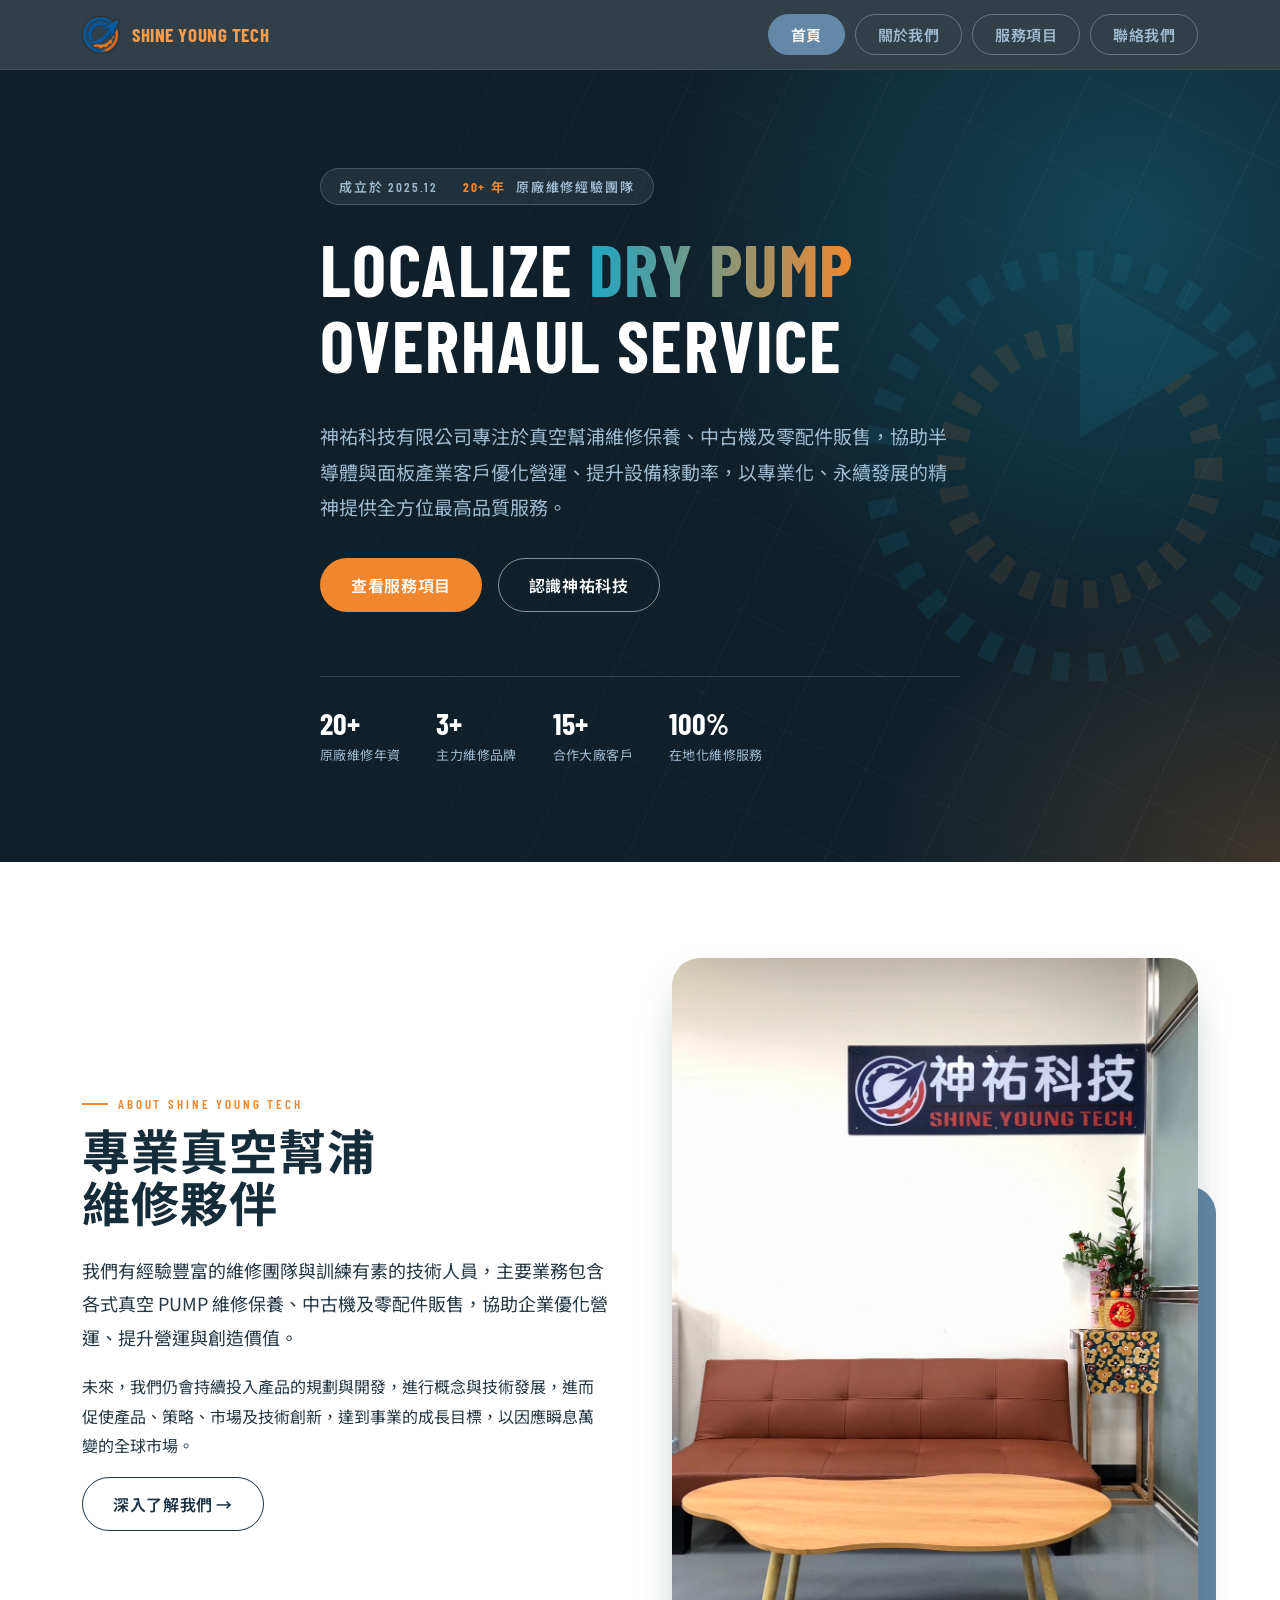
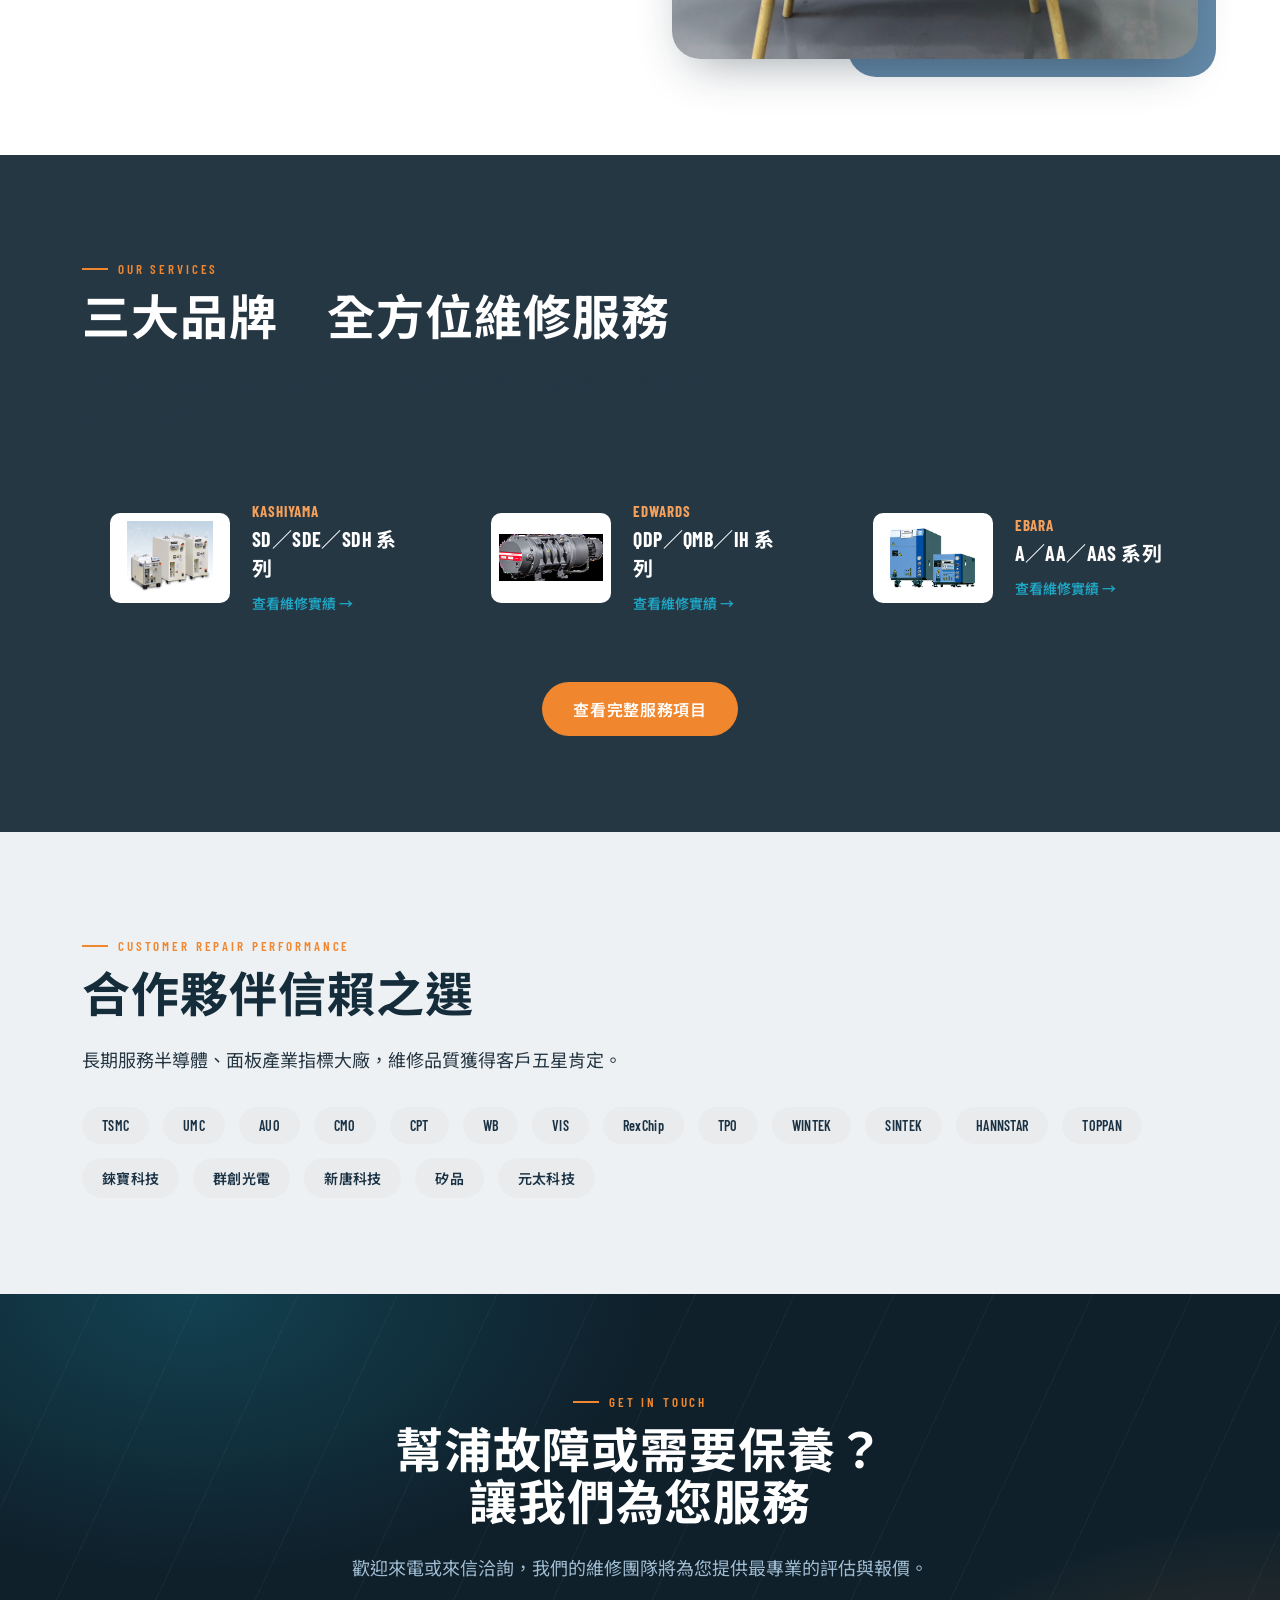
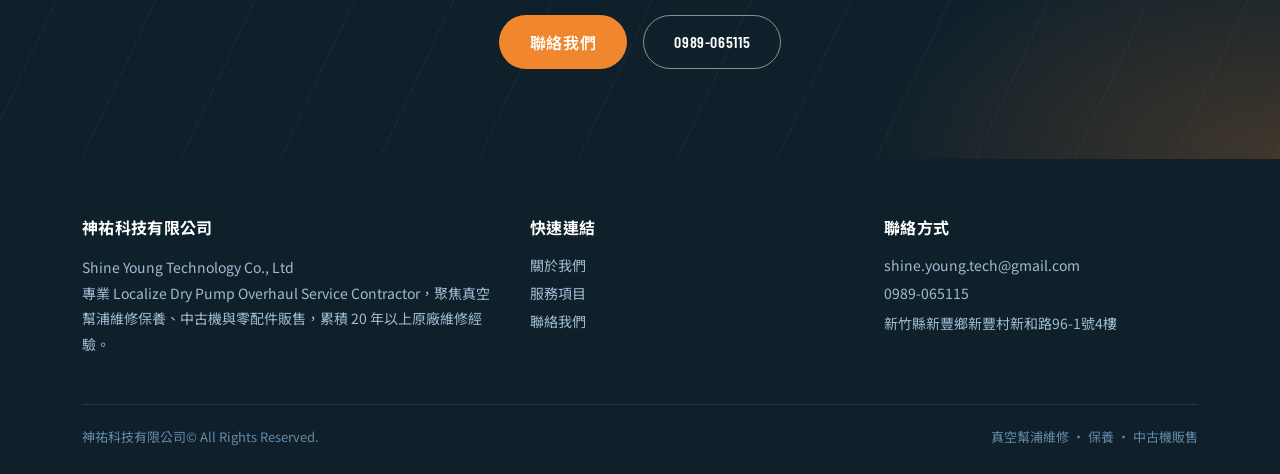
<file: index.html>
<!DOCTYPE html>
<html lang="zh-Hant">
<head>
<meta charset="UTF-8" />
<meta name="viewport" content="width=device-width, initial-scale=1.0" />
<title>神祐科技有限公司｜神祐科技有限公司 SHINE YOUNG TECH</title>
<meta name="description" content="神祐科技有限公司 SHINE YOUNG TECH — 專業真空幫浦（Kashiyama、Edwards、EBARA）維修保養、中古機與零配件販售。" />
<link rel="icon" href="images/newlogo.png" />
<link rel="stylesheet" href="styles.css" />
</head>
<body>
  <header class="nav">
    <div class="nav-inner">
      <a href="index.html" class="brand">
        <img src="images/newlogo.png" alt="神祐科技有限公司 Logo" />
        <span class="brand-text">SHINE YOUNG <span>TECH</span></span>
      </a>
      <nav class="nav-links">
        <a href="index.html" class="active">首頁</a>
        <a href="about.html" class="">關於我們</a>
        <a href="service.html" class="">服務項目</a>
        <a href="contact.html" class="">聯絡我們</a>
      </nav>
      <button class="nav-toggle" aria-label="開啟選單">
        <span></span><span></span><span></span>
      </button>
    </div>
  </header>


  <section class="hero">
    <svg class="hero-gear" viewBox="0 0 200 200" fill="none" xmlns="http://www.w3.org/2000/svg" aria-hidden="true">
      <circle cx="100" cy="100" r="72" stroke="#1FA6C4" stroke-width="10" stroke-dasharray="6 7"/>
      <circle cx="100" cy="100" r="46" stroke="#F0872E" stroke-width="10" stroke-dasharray="5 6"/>
      <path d="M100 30 L150 60 L100 90 Z" fill="#1FA6C4"/>
    </svg>
    <div class="container hero-inner">
      <div class="hero-badge">成立於 2025.12　<b>20+ 年</b>原廠維修經驗團隊</div>
      <h1>Localize <em>Dry Pump</em><br>Overhaul Service</h1>
      <p class="lede">神祐科技有限公司專注於真空幫浦維修保養、中古機及零配件販售，協助半導體與面板產業客戶優化營運、提升設備稼動率，以專業化、永續發展的精神提供全方位最高品質服務。</p>
      <div class="hero-actions">
        <a href="service.html" class="btn btn-primary">查看服務項目</a>
        <a href="about.html" class="btn btn-outline">認識神祐科技</a>
      </div>
      <div class="hero-meta">
        <div><b>20+</b><span>原廠維修年資</span></div>
        <div><b>3+</b><span>主力維修品牌</span></div>
        <div><b>15+</b><span>合作大廠客戶</span></div>
        <div><b>100%</b><span>在地化維修服務</span></div>
      </div>
    </div>
  </section>

  <section class="section-pad">
    <div class="container">
      <div class="split">
        <div>
          <div class="eyebrow">About Shine Young Tech</div>
          <h2 class="display">專業真空幫浦<br>維修夥伴</h2>
          <p class="lede">我們有經驗豐富的維修團隊與訓練有素的技術人員，主要業務包含各式真空 PUMP 維修保養、中古機及零配件販售，協助企業優化營運、提升營運與創造價值。</p>
          <p>未來，我們仍會持續投入產品的規劃與開發，進行概念與技術發展，進而促使產品、策略、市場及技術創新，達到事業的成長目標，以因應瞬息萬變的全球市場。</p>
          <a href="about.html" class="btn btn-ghost">深入了解我們 →</a>
        </div>
        <div class="photo-frame right">
          <img src="images/IMG_3310.JPG" alt="神祐科技維修工廠實景" />
        </div>
      </div>
    </div>
  </section>

  <section class="section-pad panel">
    <div class="container">
      <div class="eyebrow">Our Services</div>
      <h2 class="display">三大品牌　全方位維修服務</h2>
      <p class="lede">涵蓋 Kashiyama、Edwards、EBARA 各式型號真空幫浦維修保養，並提供中古機與零配件販售。</p>
      <div class="grid grid-3" style="margin-top:40px;">
        <div class="svc-card">
          <img src="images/svc-kashiyama.png" alt="Kashiyama 真空幫浦" />
          <div class="svc-body">
            <div class="svc-brand">KASHIYAMA</div>
            <h3>SD／SDE／SDH 系列</h3>
            <a href="kashiyama.html">查看維修實績 →</a>
          </div>
        </div>
        <div class="svc-card">
          <img src="images/svc-edwards.png" alt="Edwards 真空幫浦" />
          <div class="svc-body">
            <div class="svc-brand">EDWARDS</div>
            <h3>QDP／QMB／IH 系列</h3>
            <a href="edwards.html">查看維修實績 →</a>
          </div>
        </div>
        <div class="svc-card">
          <img src="images/svc-ebara.png" alt="EBARA 真空幫浦" />
          <div class="svc-body">
            <div class="svc-brand">EBARA</div>
            <h3>A／AA／AAS 系列</h3>
            <a href="ebara.html">查看維修實績 →</a>
          </div>
        </div>
      </div>
      <div class="center" style="margin-top:40px;">
        <a href="service.html" class="btn btn-primary">查看完整服務項目</a>
      </div>
    </div>
  </section>

  <section class="section-pad mist">
    <div class="container">
      <div class="eyebrow">Customer Repair Performance</div>
      <h2 class="display">合作夥伴信賴之選</h2>
      <p class="lede">長期服務半導體、面板產業指標大廠，維修品質獲得客戶五星肯定。</p>
      <div class="brand-wall" style="margin-top:30px;">
        <span class="brand-chip">TSMC</span><span class="brand-chip">UMC</span>
        <span class="brand-chip">AUO</span><span class="brand-chip">CMO</span>
        <span class="brand-chip">CPT</span><span class="brand-chip">WB</span>
        <span class="brand-chip">VIS</span><span class="brand-chip">RexChip</span>
        <span class="brand-chip">TPO</span><span class="brand-chip">WINTEK</span>
        <span class="brand-chip">SINTEK</span><span class="brand-chip">HANNSTAR</span>
        <span class="brand-chip">TOPPAN</span><span class="brand-chip">錸寶科技</span>
        <span class="brand-chip">群創光電</span><span class="brand-chip">新唐科技</span>
        <span class="brand-chip">矽品</span><span class="brand-chip">元太科技</span>
      </div>
    </div>
  </section>

  <section class="cta-band">
    <div class="container">
      <div class="eyebrow" style="justify-content:center;">Get In Touch</div>
      <h2 class="display">幫浦故障或需要保養？<br>讓我們為您服務</h2>
      <p class="lede">歡迎來電或來信洽詢，我們的維修團隊將為您提供最專業的評估與報價。</p>
      <div class="cta-actions">
        <a href="contact.html" class="btn btn-primary">聯絡我們</a>
        <a href="tel:0989065115" class="btn btn-outline">0989-065115</a>
      </div>
    </div>
  </section>

  <footer class="site-footer">
    <div class="container">
      <div class="footer-grid">
        <div>
          <h4>神祐科技有限公司</h4>
          <p>Shine Young Technology Co., Ltd<br>專業 Localize Dry Pump Overhaul Service Contractor，聚焦真空幫浦維修保養、中古機與零配件販售，累積 20 年以上原廠維修經驗。</p>
        </div>
        <div>
          <h4>快速連結</h4>
          <a href="about.html">關於我們</a>
          <a href="service.html">服務項目</a>
          <a href="contact.html">聯絡我們</a>
        </div>
        <div>
          <h4>聯絡方式</h4>
          <a href="mailto:shine.young.tech@gmail.com">shine.young.tech@gmail.com</a>
          <a href="tel:0989065115">0989-065115</a>
          <p>新竹縣新豐鄉新豐村新和路96-1號4樓</p>
        </div>
      </div>
      <div class="footer-bottom">
        <span>神祐科技有限公司© All Rights Reserved.</span>
        <span>真空幫浦維修 · 保養 · 中古機販售</span>
      </div>
    </div>
  </footer>

<script src="nav.js"></script>
</body>
</html>
</file>
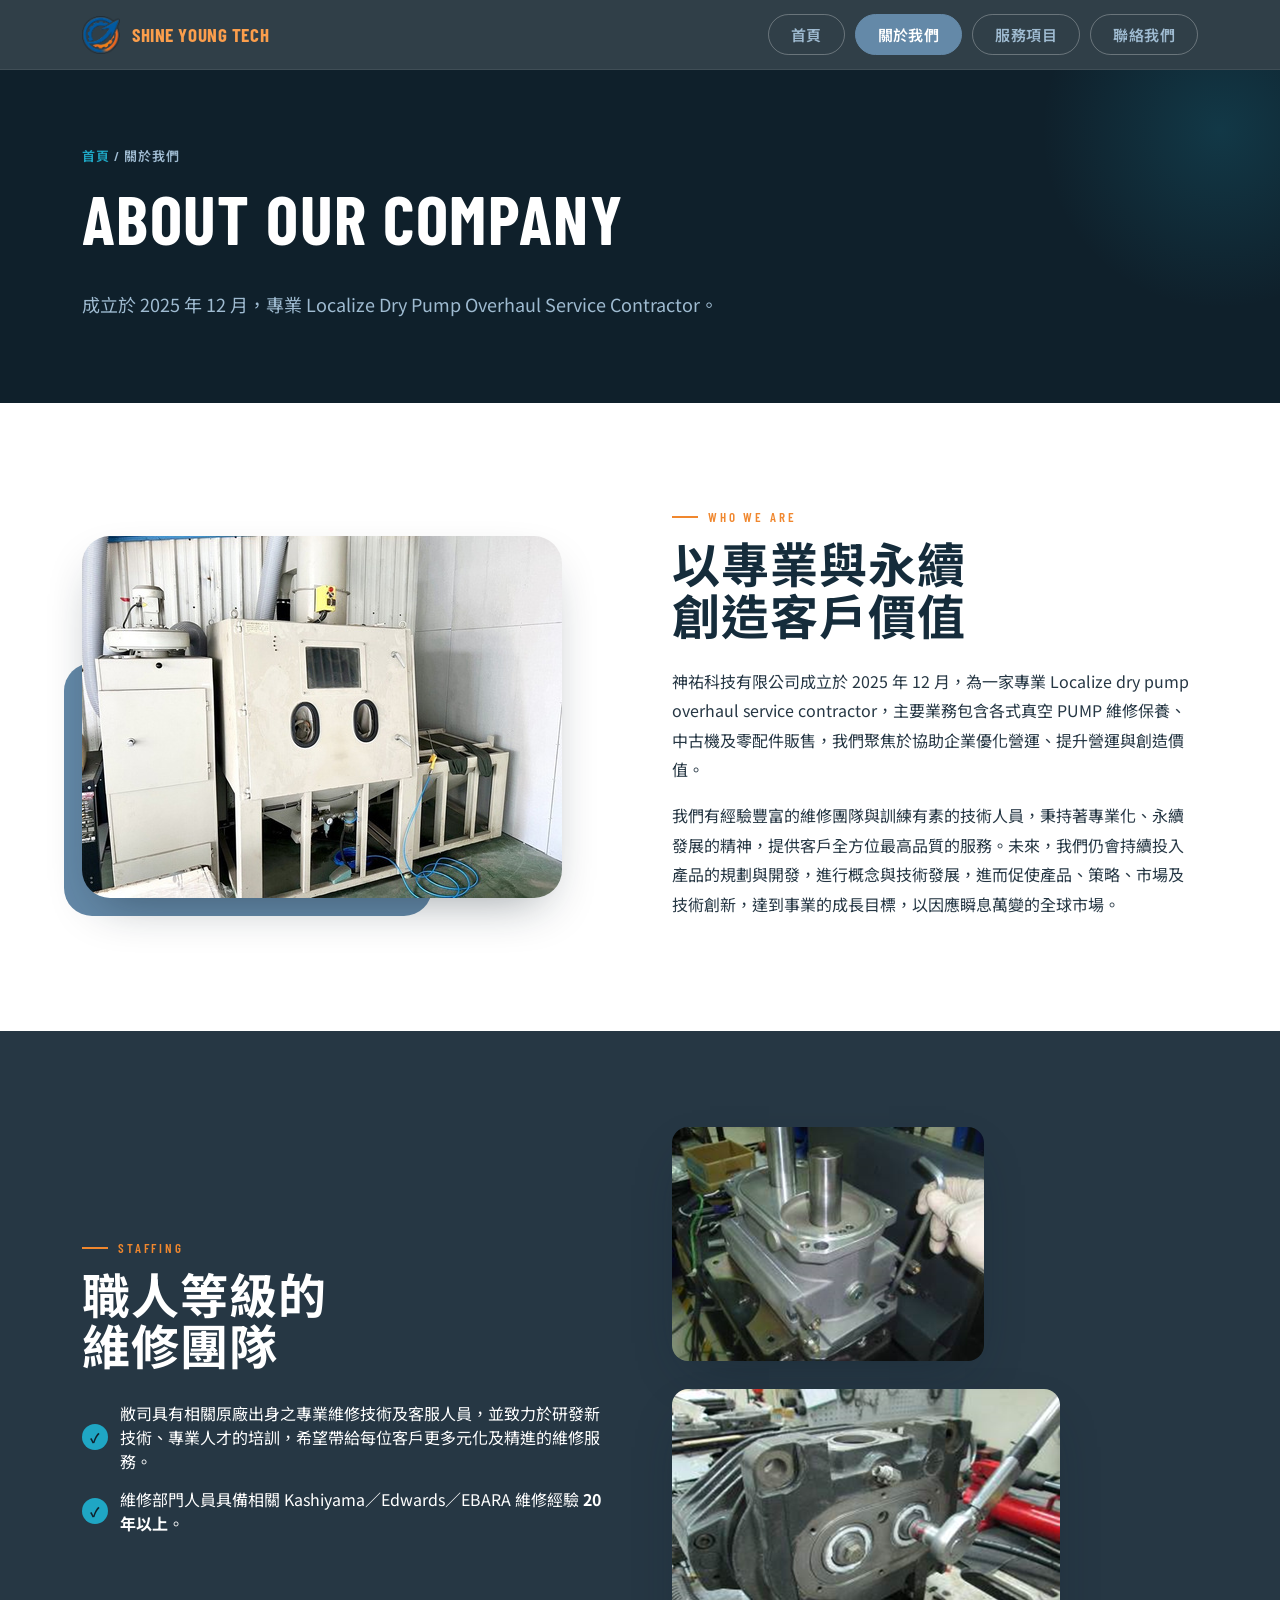
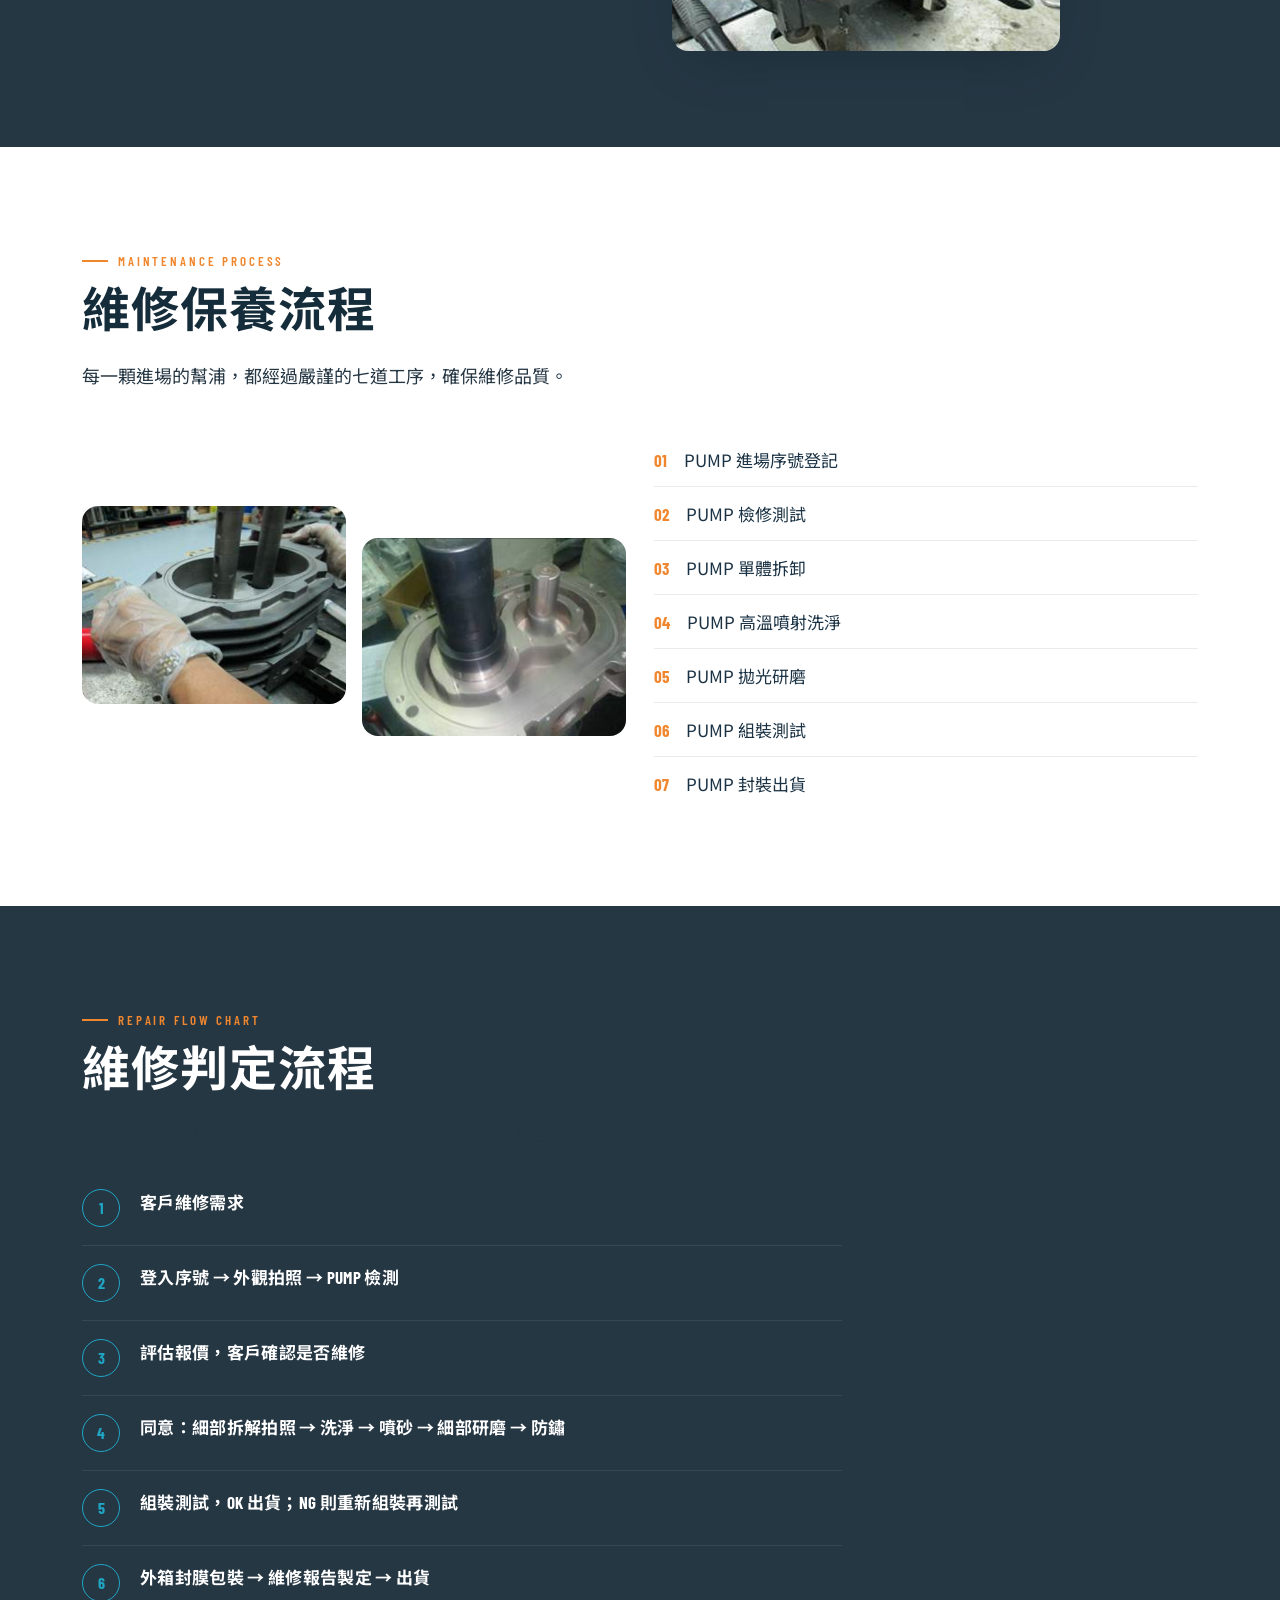
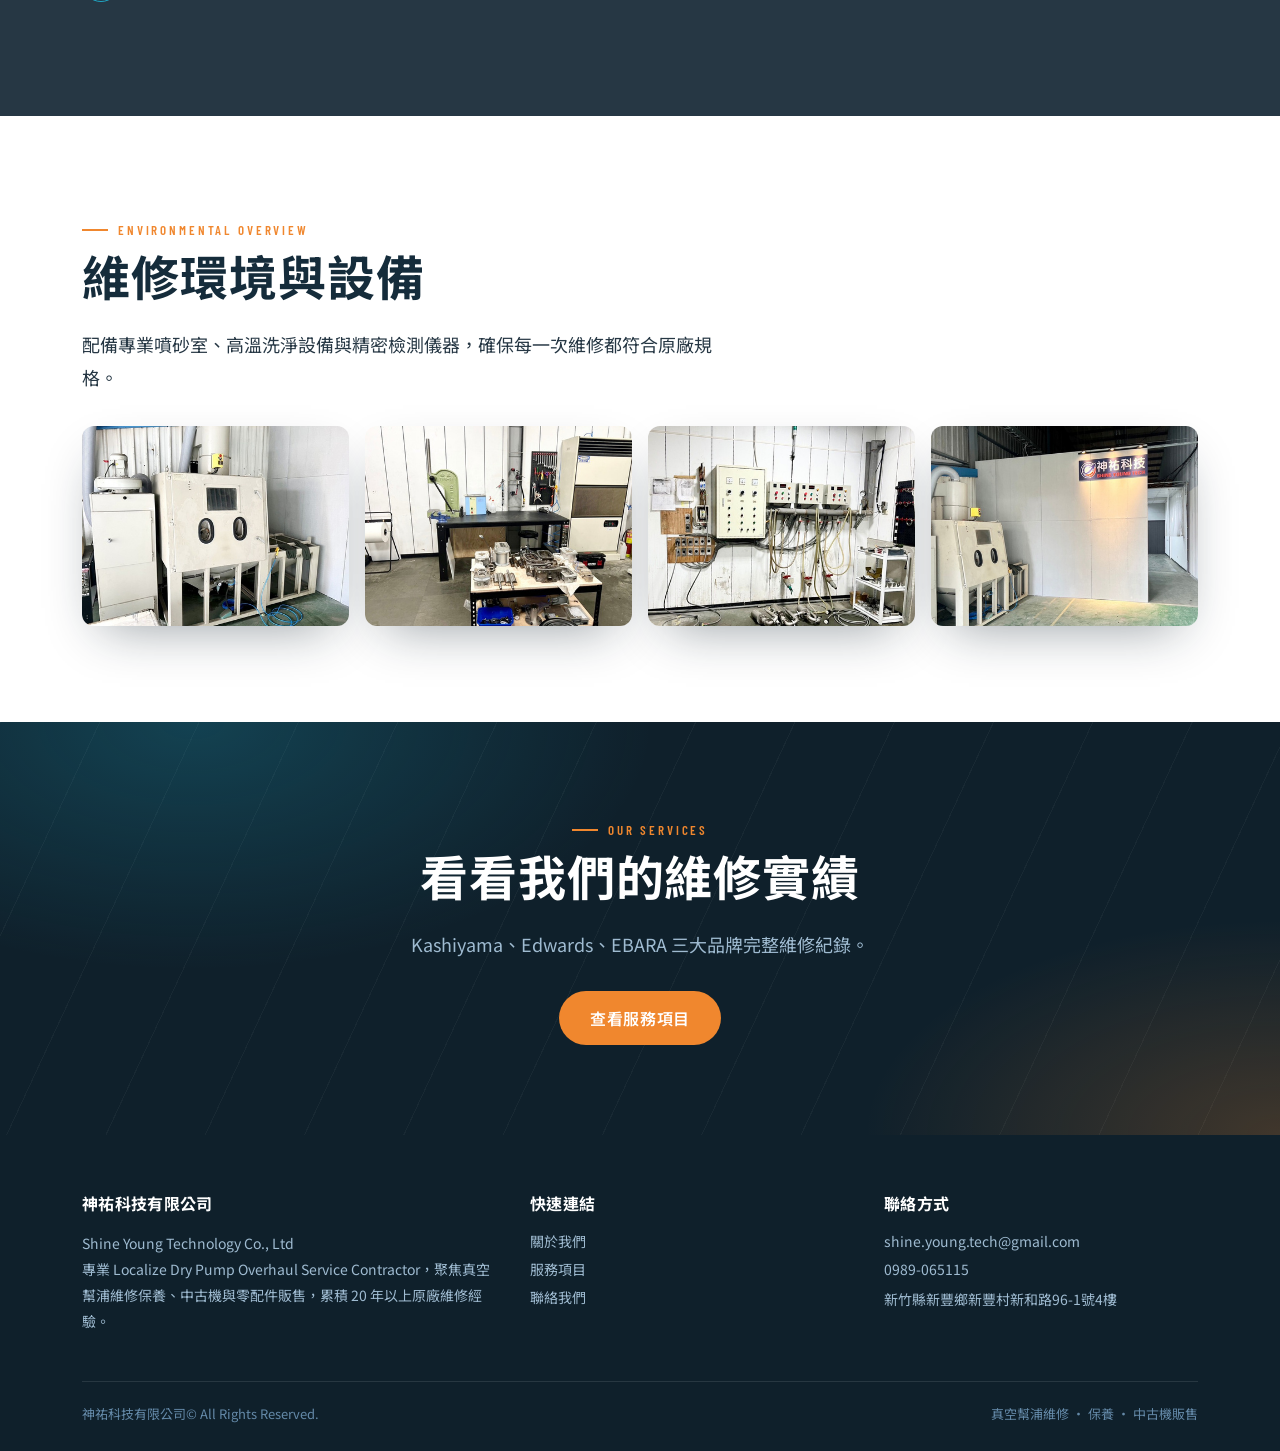
<file: about.html>
<!DOCTYPE html>
<html lang="zh-Hant">
<head>
<meta charset="UTF-8" />
<meta name="viewport" content="width=device-width, initial-scale=1.0" />
<title>關於我們｜神祐科技有限公司 SHINE YOUNG TECH</title>
<meta name="description" content="神祐科技有限公司 SHINE YOUNG TECH — 專業真空幫浦（Kashiyama、Edwards、EBARA）維修保養、中古機與零配件販售。" />
<link rel="icon" href="images/IMG_3310.JPG" />
<link rel="stylesheet" href="styles.css" />
</head>
<body>
  <header class="nav">
    <div class="nav-inner">
      <a href="index.html" class="brand">
        <img src="images/newlogo.png" alt="神祐科技有限公司 Logo" />
        <span class="brand-text">SHINE YOUNG <span>TECH</span></span>
      </a>
      <nav class="nav-links">
        <a href="index.html" class="">首頁</a>
        <a href="about.html" class="active">關於我們</a>
        <a href="service.html" class="">服務項目</a>
        <a href="contact.html" class="">聯絡我們</a>
      </nav>
      <button class="nav-toggle" aria-label="開啟選單">
        <span></span><span></span><span></span>
      </button>
    </div>
  </header>


  <section class="page-hero">
    <div class="container">
      <div class="breadcrumb"><a href="index.html">首頁</a> / 關於我們</div>
      <h1 class="display">About Our Company</h1>
      <p class="lede">成立於 2025 年 12 月，專業 Localize Dry Pump Overhaul Service Contractor。</p>
    </div>
  </section>

  <section class="section-pad">
    <div class="container">
      <div class="split">
        <div class="photo-frame left">
          <img src="images/env-2.jpg" alt="神祐科技高溫洗淨設備" />
        </div>
        <div>
          <div class="eyebrow">Who We Are</div>
          <h2 class="display">以專業與永續<br>創造客戶價值</h2>
          <p>神祐科技有限公司成立於 2025 年 12 月，為一家專業 Localize dry pump overhaul service contractor，主要業務包含各式真空 PUMP 維修保養、中古機及零配件販售，我們聚焦於協助企業優化營運、提升營運與創造價值。</p>
          <p>我們有經驗豐富的維修團隊與訓練有素的技術人員，秉持著專業化、永續發展的精神，提供客戶全方位最高品質的服務。未來，我們仍會持續投入產品的規劃與開發，進行概念與技術發展，進而促使產品、策略、市場及技術創新，達到事業的成長目標，以因應瞬息萬變的全球市場。</p>
        </div>
      </div>
    </div>
  </section>

  <section class="section-pad panel">
    <div class="container">
      <div class="split">
        <div>
          <div class="eyebrow">Staffing</div>
          <h2 class="display">職人等級的<br>維修團隊</h2>
          <div style="margin-top:28px;">
            <div class="tag-check"><span class="dot">✓</span><span>敝司具有相關原廠出身之專業維修技術及客服人員，並致力於研發新技術、專業人才的培訓，希望帶給每位客戶更多元化及精進的維修服務。</span></div>
            <div class="tag-check"><span class="dot">✓</span><span>維修部門人員具備相關 Kashiyama／Edwards／EBARA 維修經驗 <b style="color:#fff;">20 年以上</b>。</span></div>
          </div>
        </div>
        <div class="grid grid-2">
          <img src="images/kashiyama-1.png" alt="技術人員拆解 Kashiyama 幫浦" style="border-radius:16px;grid-column:1/-1;object-fit:cover;aspect-ratio:4/3;" />
          <img src="images/edwards-4.png" alt="技術人員檢修 Edwards 幫浦" style="border-radius:16px;grid-column:1/-1;object-fit:cover;aspect-ratio:4/3;" />
        </div>
      </div>
    </div>
  </section>

  <section class="section-pad">
    <div class="container">
      <div class="eyebrow">Maintenance Process</div>
      <h2 class="display">維修保養流程</h2>
      <p class="lede">每一顆進場的幫浦，都經過嚴謹的七道工序，確保維修品質。</p>
      <div class="grid grid-2" style="margin-top:40px;align-items:center;">
        <div class="grid" style="grid-template-columns:1fr 1fr;gap:16px;">
          <img src="images/edwards-1.png" alt="PUMP 單體拆卸作業" style="border-radius:16px;object-fit:cover;aspect-ratio:4/3;" />
          <img src="images/kashiyama-9.png" alt="PUMP 組裝測試作業" style="border-radius:16px;margin-top:32px;object-fit:cover;aspect-ratio:4/3;" />
        </div>
        <div>
          <ol style="margin:0;padding:0;list-style:none;">
            <li class="step-plain"><b>01　</b>PUMP 進場序號登記</li>
            <li class="step-plain"><b>02　</b>PUMP 檢修測試</li>
            <li class="step-plain"><b>03　</b>PUMP 單體拆卸</li>
            <li class="step-plain"><b>04　</b>PUMP 高溫噴射洗淨</li>
            <li class="step-plain"><b>05　</b>PUMP 拋光研磨</li>
            <li class="step-plain"><b>06　</b>PUMP 組裝測試</li>
            <li class="step-plain"><b>07　</b>PUMP 封裝出貨</li>
          </ol>
        </div>
      </div>
    </div>
  </section>

  <section class="section-pad panel">
    <div class="container">
      <div class="eyebrow">Repair Flow Chart</div>
      <h2 class="display">維修判定流程</h2>
      <p class="lede">從客戶提出維修需求到出貨，每個節點都清楚記錄，維修合格才會出貨。</p>
      <div class="steps" style="margin-top:20px;max-width:760px;">
        <div class="step"><div class="num">1</div><div><h4>客戶維修需求</h4></div></div>
        <div class="step"><div class="num">2</div><div><h4>登入序號 → 外觀拍照 → PUMP 檢測</h4></div></div>
        <div class="step"><div class="num">3</div><div><h4>評估報價，客戶確認是否維修</h4></div></div>
        <div class="step"><div class="num">4</div><div><h4>同意：細部拆解拍照 → 洗淨 → 噴砂 → 細部研磨 → 防鏽</h4></div></div>
        <div class="step"><div class="num">5</div><div><h4>組裝測試，OK 出貨；NG 則重新組裝再測試</h4></div></div>
        <div class="step"><div class="num">6</div><div><h4>外箱封膜包裝 → 維修報告製定 → 出貨</h4></div></div>
      </div>
    </div>
  </section>

  <section class="section-pad">
    <div class="container">
      <div class="eyebrow">Environmental Overview</div>
      <h2 class="display">維修環境與設備</h2>
      <p class="lede">配備專業噴砂室、高溫洗淨設備與精密檢測儀器，確保每一次維修都符合原廠規格。</p>
      <div class="gallery" style="margin-top:32px;">
        <img src="images/env-2.jpg" alt="高溫噴射洗淨設備" />
        <img src="images/env-3.jpg" alt="零件檢測作業台" />
        <img src="images/env-4.jpg" alt="控制電盤與檢測儀器" />
        <img src="images/env-1.jpg" alt="神祐科技噴砂作業室" />
      </div>
    </div>
  </section>

  <section class="cta-band">
    <div class="container">
      <div class="eyebrow" style="justify-content:center;">Our Services</div>
      <h2 class="display">看看我們的維修實績</h2>
      <p class="lede">Kashiyama、Edwards、EBARA 三大品牌完整維修紀錄。</p>
      <div class="cta-actions">
        <a href="service.html" class="btn btn-primary">查看服務項目</a>
      </div>
    </div>
  </section>

  <footer class="site-footer">
    <div class="container">
      <div class="footer-grid">
        <div>
          <h4>神祐科技有限公司</h4>
          <p>Shine Young Technology Co., Ltd<br>專業 Localize Dry Pump Overhaul Service Contractor，聚焦真空幫浦維修保養、中古機與零配件販售，累積 20 年以上原廠維修經驗。</p>
        </div>
        <div>
          <h4>快速連結</h4>
          <a href="about.html">關於我們</a>
          <a href="service.html">服務項目</a>
          <a href="contact.html">聯絡我們</a>
        </div>
        <div>
          <h4>聯絡方式</h4>
          <a href="mailto:shine.young.tech@gmail.com">shine.young.tech@gmail.com</a>
          <a href="tel:0989065115">0989-065115</a>
          <p>新竹縣新豐鄉新豐村新和路96-1號4樓</p>
        </div>
      </div>
      <div class="footer-bottom">
        <span> 神祐科技有限公司© All Rights Reserved.</span>
        <span>真空幫浦維修 · 保養 · 中古機販售</span>
      </div>
    </div>
  </footer>

<script src="nav.js"></script>
</body>
</html>
</file>
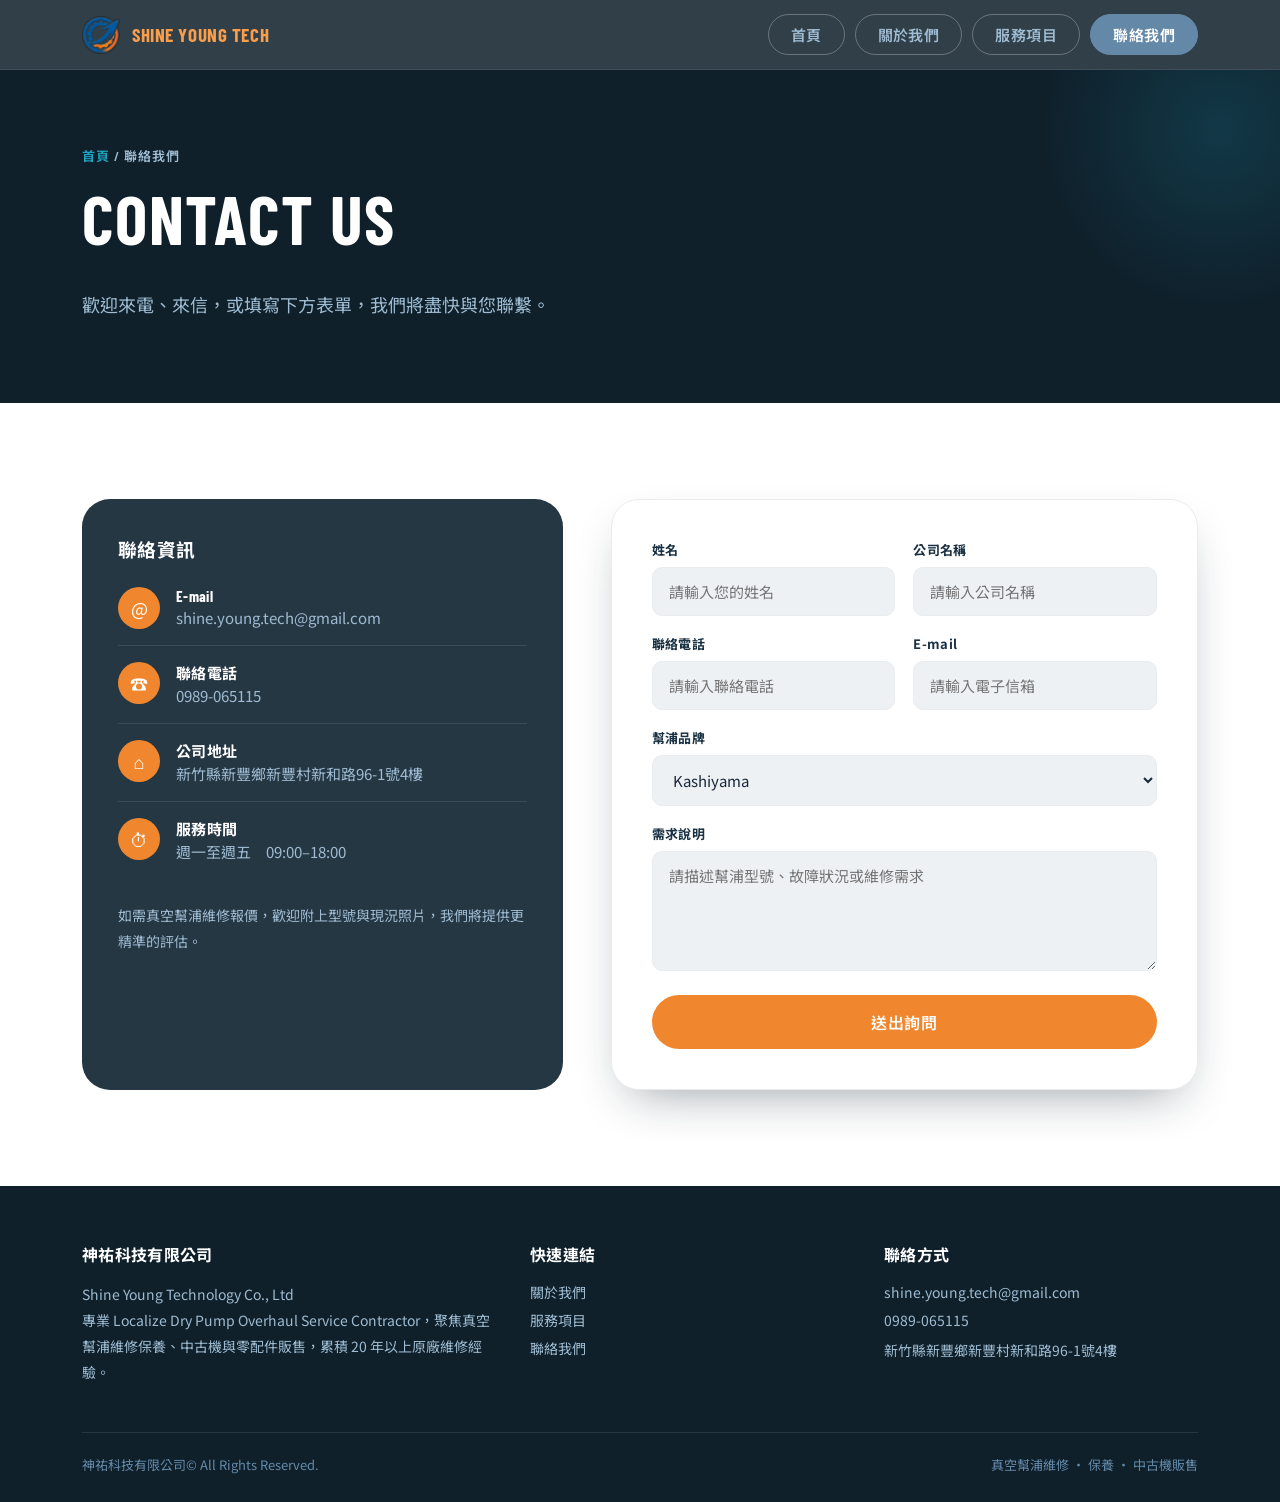
<file: contact.html>
<!DOCTYPE html>
<html lang="zh-Hant">
<head>
<meta charset="UTF-8" />
<meta name="viewport" content="width=device-width, initial-scale=1.0" />
<title>聯絡我們｜神祐科技有限公司 SHINE YOUNG TECH</title>
<meta name="description" content="神祐科技有限公司 SHINE YOUNG TECH — 專業真空幫浦（Kashiyama、Edwards、EBARA）維修保養、中古機與零配件販售。" />
<link rel="icon" href="images/newlogo.png" />
<link rel="stylesheet" href="styles.css" />
</head>
<body>
  <header class="nav">
    <div class="nav-inner">
      <a href="index.html" class="brand">
        <img src="images/newlogo.png" alt="神祐科技有限公司 Logo" />
        <span class="brand-text">SHINE YOUNG <span>TECH</span></span>
      </a>
      <nav class="nav-links">
        <a href="index.html" class="">首頁</a>
        <a href="about.html" class="">關於我們</a>
        <a href="service.html" class="">服務項目</a>
        <a href="contact.html" class="active">聯絡我們</a>
      </nav>
      <button class="nav-toggle" aria-label="開啟選單">
        <span></span><span></span><span></span>
      </button>
    </div>
  </header>


  <section class="page-hero">
    <div class="container">
      <div class="breadcrumb"><a href="index.html">首頁</a> / 聯絡我們</div>
      <h1 class="display">Contact Us</h1>
      <p class="lede">歡迎來電、來信，或填寫下方表單，我們將盡快與您聯繫。</p>
    </div>
  </section>

  <section class="section-pad">
    <div class="container">
      <div class="contact-grid">
        <div class="info-card">
          <h3>聯絡資訊</h3>
          <div class="info-row">
            <div class="ic">@</div>
            <div><b>E-mail</b><span>shine.young.tech@gmail.com</span></div>
          </div>
          <div class="info-row">
            <div class="ic">☎</div>
            <div><b>聯絡電話</b><span>0989-065115</span></div>
          </div>
          <div class="info-row">
            <div class="ic">⌂</div>
            <div><b>公司地址</b><span>新竹縣新豐鄉新豐村新和路96-1號4樓</span></div>
          </div>
          <div class="info-row">
            <div class="ic">⏱</div>
            <div><b>服務時間</b><span>週一至週五　09:00–18:00</span></div>
          </div>
          <p style="margin-top:24px;color:var(--steel-300);font-size:14px;">如需真空幫浦維修報價，歡迎附上型號與現況照片，我們將提供更精準的評估。</p>
        </div>

        <form class="form" action="mailto:shine.young.tech@gmail.com" method="post" enctype="text/plain">
          <div class="form-row">
            <div class="field">
              <label for="name">姓名</label>
              <input id="name" name="name" type="text" placeholder="請輸入您的姓名" required />
            </div>
            <div class="field">
              <label for="company">公司名稱</label>
              <input id="company" name="company" type="text" placeholder="請輸入公司名稱" />
            </div>
          </div>
          <div class="form-row">
            <div class="field">
              <label for="phone">聯絡電話</label>
              <input id="phone" name="phone" type="tel" placeholder="請輸入聯絡電話" required />
            </div>
            <div class="field">
              <label for="email">E-mail</label>
              <input id="email" name="email" type="email" placeholder="請輸入電子信箱" required />
            </div>
          </div>
          <div class="field" style="margin-bottom:18px;">
            <label for="brand">幫浦品牌</label>
            <select id="brand" name="brand">
              <option>Kashiyama</option>
              <option>Edwards</option>
              <option>EBARA</option>
              <option>其他 / 不確定</option>
            </select>
          </div>
          <div class="field" style="margin-bottom:24px;">
            <label for="message">需求說明</label>
            <textarea id="message" name="message" placeholder="請描述幫浦型號、故障狀況或維修需求"></textarea>
          </div>
          <button type="submit" class="btn btn-primary" style="width:100%;justify-content:center;">送出詢問</button>
        </form>
      </div>
    </div>
  </section>

  <footer class="site-footer">
    <div class="container">
      <div class="footer-grid">
        <div>
          <h4>神祐科技有限公司</h4>
          <p>Shine Young Technology Co., Ltd<br>專業 Localize Dry Pump Overhaul Service Contractor，聚焦真空幫浦維修保養、中古機與零配件販售，累積 20 年以上原廠維修經驗。</p>
        </div>
        <div>
          <h4>快速連結</h4>
          <a href="about.html">關於我們</a>
          <a href="service.html">服務項目</a>
          <a href="contact.html">聯絡我們</a>
        </div>
        <div>
          <h4>聯絡方式</h4>
          <a href="mailto:shine.young.tech@gmail.com">shine.young.tech@gmail.com</a>
          <a href="tel:0989065115">0989-065115</a>
          <p>新竹縣新豐鄉新豐村新和路96-1號4樓</p>
        </div>
      </div>
      <div class="footer-bottom">
        <span> 神祐科技有限公司© All Rights Reserved.</span>
        <span>真空幫浦維修 · 保養 · 中古機販售</span>
      </div>
    </div>
  </footer>

<script src="nav.js"></script>
</body>
</html>
</file>
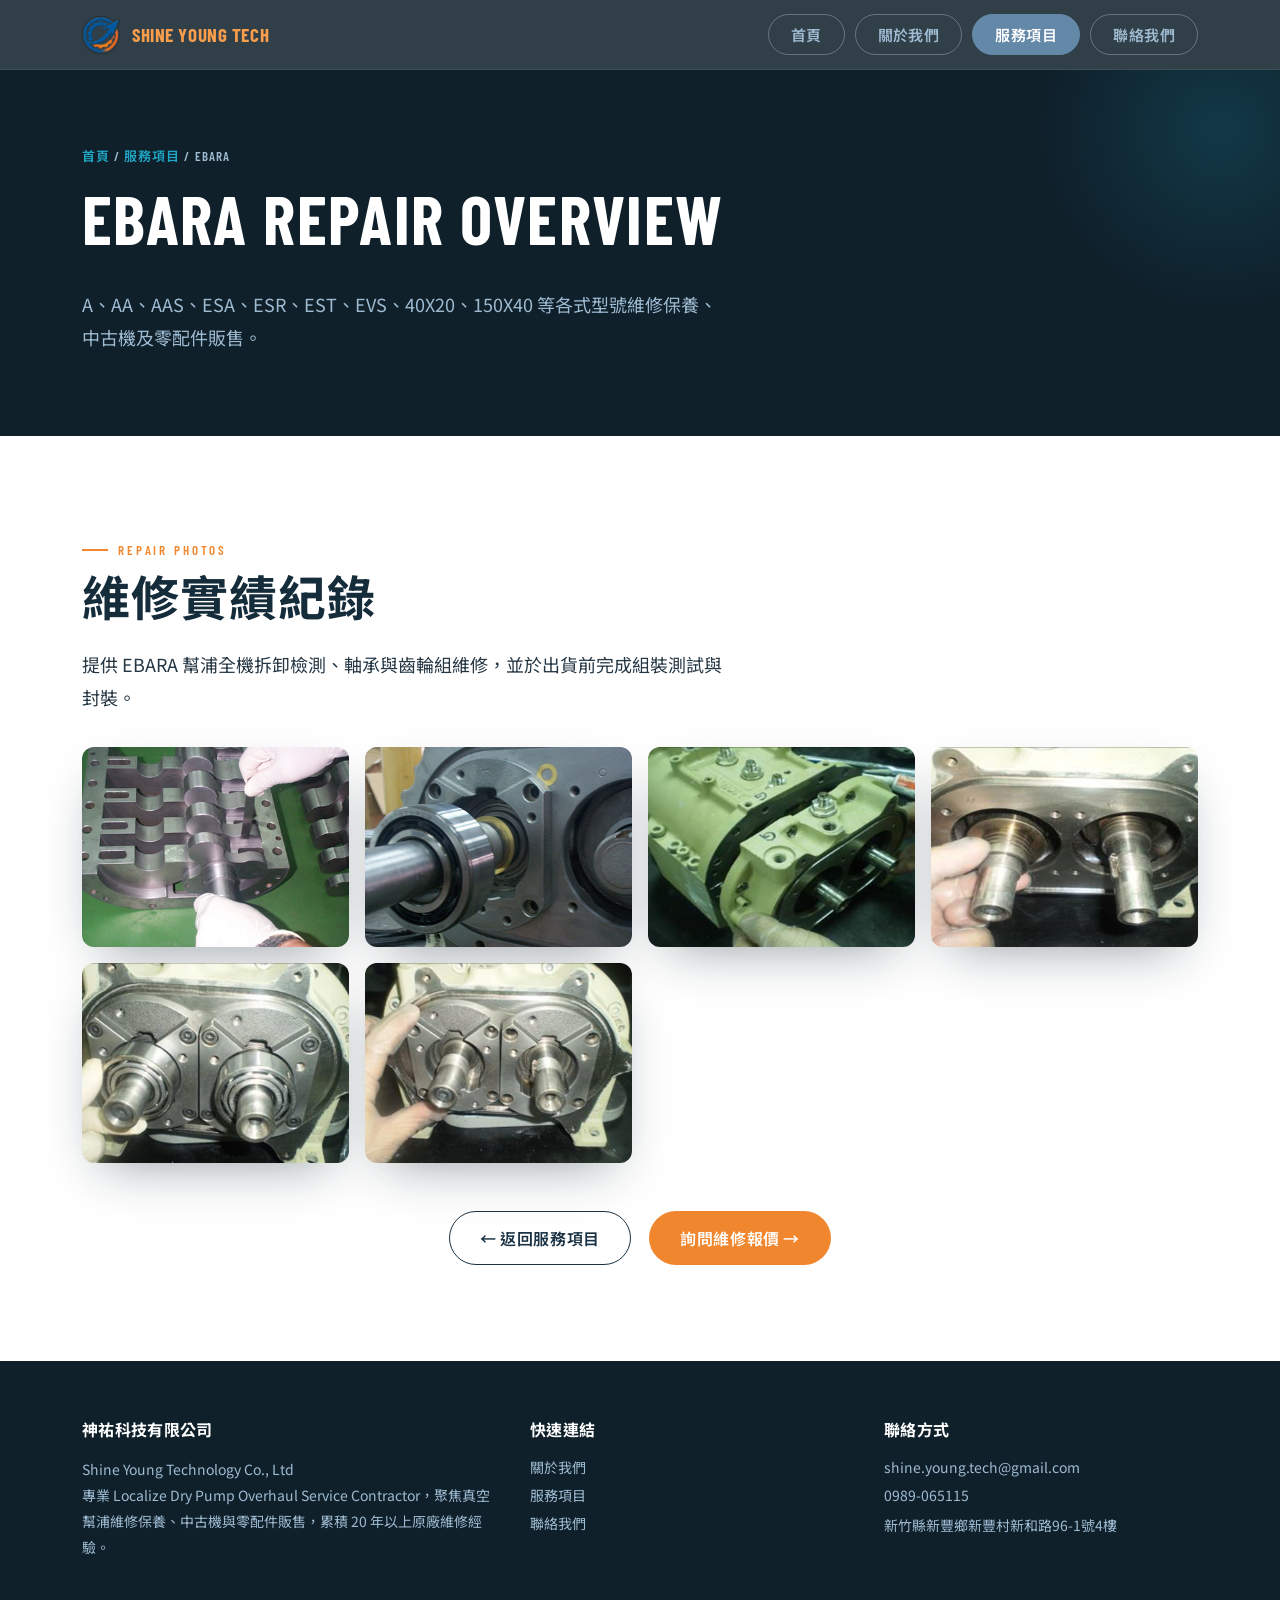
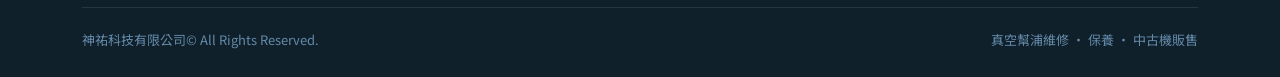
<file: ebara.html>
<!DOCTYPE html>
<html lang="zh-Hant">
<head>
<meta charset="UTF-8" />
<meta name="viewport" content="width=device-width, initial-scale=1.0" />
<title>EBARA 維修實績｜神祐科技有限公司 SHINE YOUNG TECH</title>
<meta name="description" content="神祐科技有限公司 SHINE YOUNG TECH — 專業真空幫浦（Kashiyama、Edwards、EBARA）維修保養、中古機與零配件販售。" />
<link rel="icon" href="images/newlogo.png" />
<link rel="stylesheet" href="styles.css" />
</head>
<body>
  <header class="nav">
    <div class="nav-inner">
      <a href="index.html" class="brand">
        <img src="images/newlogo.png" alt="神祐科技有限公司 Logo" />
        <span class="brand-text">SHINE YOUNG <span>TECH</span></span>
      </a>
      <nav class="nav-links">
        <a href="index.html" class="">首頁</a>
        <a href="about.html" class="">關於我們</a>
        <a href="service.html" class="active">服務項目</a>
        <a href="contact.html" class="">聯絡我們</a>
      </nav>
      <button class="nav-toggle" aria-label="開啟選單">
        <span></span><span></span><span></span>
      </button>
    </div>
  </header>


  <section class="page-hero">
    <div class="container">
      <div class="breadcrumb"><a href="index.html">首頁</a> / <a href="service.html">服務項目</a> / EBARA</div>
      <h1 class="display">EBARA Repair Overview</h1>
      <p class="lede">A、AA、AAS、ESA、ESR、EST、EVS、40X20、150X40 等各式型號維修保養、中古機及零配件販售。</p>
    </div>
  </section>

  <section class="section-pad">
    <div class="container">
      <div class="eyebrow">Repair Photos</div>
      <h2 class="display">維修實績紀錄</h2>
      <p class="lede">提供 EBARA 幫浦全機拆卸檢測、軸承與齒輪組維修，並於出貨前完成組裝測試與封裝。</p>
      <div class="gallery" style="margin-top:32px;">
        <img src="images/ebara-1.png" alt="EBARA 維修實績照片 1" />
        <img src="images/ebara-2.png" alt="EBARA 維修實績照片 2" />
        <img src="images/ebara-3.png" alt="EBARA 維修實績照片 3" />
        <img src="images/ebara-4.png" alt="EBARA 維修實績照片 4" />
        <img src="images/ebara-5.png" alt="EBARA 維修實績照片 5" />
        <img src="images/ebara-6.png" alt="EBARA 維修實績照片 6" />
      </div>
      <div class="center" style="margin-top:48px;">
        <a href="service.html" class="btn btn-ghost">← 返回服務項目</a>
        <a href="contact.html" class="btn btn-primary" style="margin-left:14px;">詢問維修報價 →</a>
      </div>
    </div>
  </section>

  <footer class="site-footer">
    <div class="container">
      <div class="footer-grid">
        <div>
          <h4>神祐科技有限公司</h4>
          <p>Shine Young Technology Co., Ltd<br>專業 Localize Dry Pump Overhaul Service Contractor，聚焦真空幫浦維修保養、中古機與零配件販售，累積 20 年以上原廠維修經驗。</p>
        </div>
        <div>
          <h4>快速連結</h4>
          <a href="about.html">關於我們</a>
          <a href="service.html">服務項目</a>
          <a href="contact.html">聯絡我們</a>
        </div>
        <div>
          <h4>聯絡方式</h4>
          <a href="mailto:shine.young.tech@gmail.com">shine.young.tech@gmail.com</a>
          <a href="tel:0989065115">0989-065115</a>
          <p>新竹縣新豐鄉新豐村新和路96-1號4樓</p>
        </div>
      </div>
      <div class="footer-bottom">
        <span>神祐科技有限公司© All Rights Reserved.</span>
        <span>真空幫浦維修 · 保養 · 中古機販售</span>
      </div>
    </div>
  </footer>

<script src="nav.js"></script>
</body>
</html>
</file>
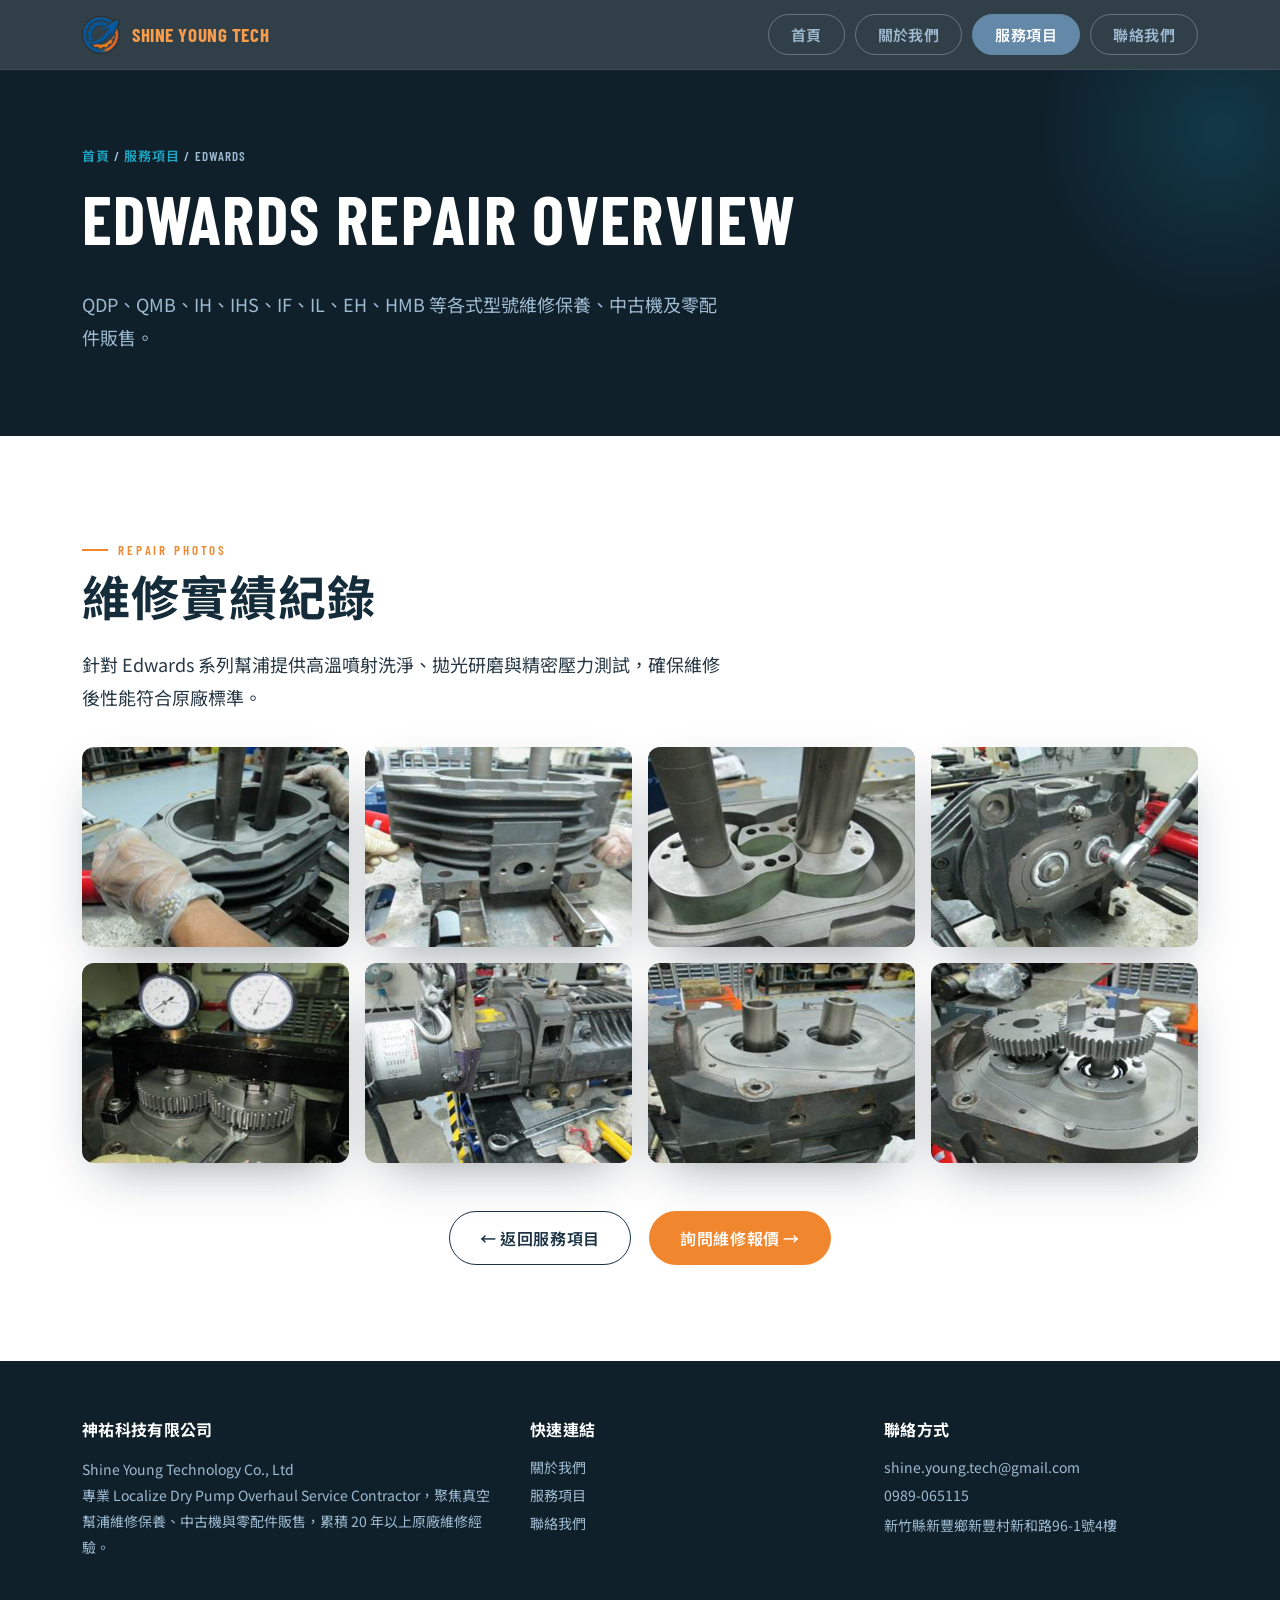
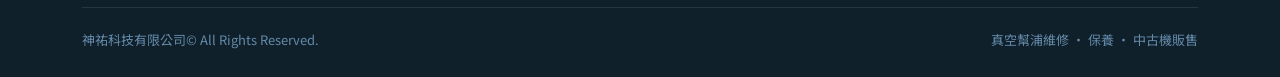
<file: edwards.html>
<!DOCTYPE html>
<html lang="zh-Hant">
<head>
<meta charset="UTF-8" />
<meta name="viewport" content="width=device-width, initial-scale=1.0" />
<title>EDWARDS 維修實績｜神祐科技有限公司 SHINE YOUNG TECH</title>
<meta name="description" content="神祐科技有限公司 SHINE YOUNG TECH — 專業真空幫浦（Kashiyama、Edwards、EBARA）維修保養、中古機與零配件販售。" />
<link rel="icon" href="images/newlogo.png" />
<link rel="stylesheet" href="styles.css" />
</head>
<body>
  <header class="nav">
    <div class="nav-inner">
      <a href="index.html" class="brand">
        <img src="images/newlogo.png" alt="神祐科技有限公司 Logo" />
        <span class="brand-text">SHINE YOUNG <span>TECH</span></span>
      </a>
      <nav class="nav-links">
        <a href="index.html" class="">首頁</a>
        <a href="about.html" class="">關於我們</a>
        <a href="service.html" class="active">服務項目</a>
        <a href="contact.html" class="">聯絡我們</a>
      </nav>
      <button class="nav-toggle" aria-label="開啟選單">
        <span></span><span></span><span></span>
      </button>
    </div>
  </header>


  <section class="page-hero">
    <div class="container">
      <div class="breadcrumb"><a href="index.html">首頁</a> / <a href="service.html">服務項目</a> / EDWARDS</div>
      <h1 class="display">EDWARDS Repair Overview</h1>
      <p class="lede">QDP、QMB、IH、IHS、IF、IL、EH、HMB 等各式型號維修保養、中古機及零配件販售。</p>
    </div>
  </section>

  <section class="section-pad">
    <div class="container">
      <div class="eyebrow">Repair Photos</div>
      <h2 class="display">維修實績紀錄</h2>
      <p class="lede">針對 Edwards 系列幫浦提供高溫噴射洗淨、拋光研磨與精密壓力測試，確保維修後性能符合原廠標準。</p>
      <div class="gallery" style="margin-top:32px;">
        <img src="images/edwards-1.png" alt="EDWARDS 維修實績照片 1" />
        <img src="images/edwards-2.png" alt="EDWARDS 維修實績照片 2" />
        <img src="images/edwards-3.png" alt="EDWARDS 維修實績照片 3" />
        <img src="images/edwards-4.png" alt="EDWARDS 維修實績照片 4" />
        <img src="images/edwards-5.png" alt="EDWARDS 維修實績照片 5" />
        <img src="images/edwards-6.png" alt="EDWARDS 維修實績照片 6" />
        <img src="images/edwards-7.png" alt="EDWARDS 維修實績照片 7" />
        <img src="images/edwards-8.png" alt="EDWARDS 維修實績照片 8" />
      </div>
      <div class="center" style="margin-top:48px;">
        <a href="service.html" class="btn btn-ghost">← 返回服務項目</a>
        <a href="contact.html" class="btn btn-primary" style="margin-left:14px;">詢問維修報價 →</a>
      </div>
    </div>
  </section>

  <footer class="site-footer">
    <div class="container">
      <div class="footer-grid">
        <div>
          <h4>神祐科技有限公司</h4>
          <p>Shine Young Technology Co., Ltd<br>專業 Localize Dry Pump Overhaul Service Contractor，聚焦真空幫浦維修保養、中古機與零配件販售，累積 20 年以上原廠維修經驗。</p>
        </div>
        <div>
          <h4>快速連結</h4>
          <a href="about.html">關於我們</a>
          <a href="service.html">服務項目</a>
          <a href="contact.html">聯絡我們</a>
        </div>
        <div>
          <h4>聯絡方式</h4>
          <a href="mailto:shine.young.tech@gmail.com">shine.young.tech@gmail.com</a>
          <a href="tel:0989065115">0989-065115</a>
          <p>新竹縣新豐鄉新豐村新和路96-1號4樓</p>
        </div>
      </div>
      <div class="footer-bottom">
        <span>神祐科技有限公司© All Rights Reserved.</span>
        <span>真空幫浦維修 · 保養 · 中古機販售</span>
      </div>
    </div>
  </footer>

<script src="nav.js"></script>
</body>
</html>
</file>
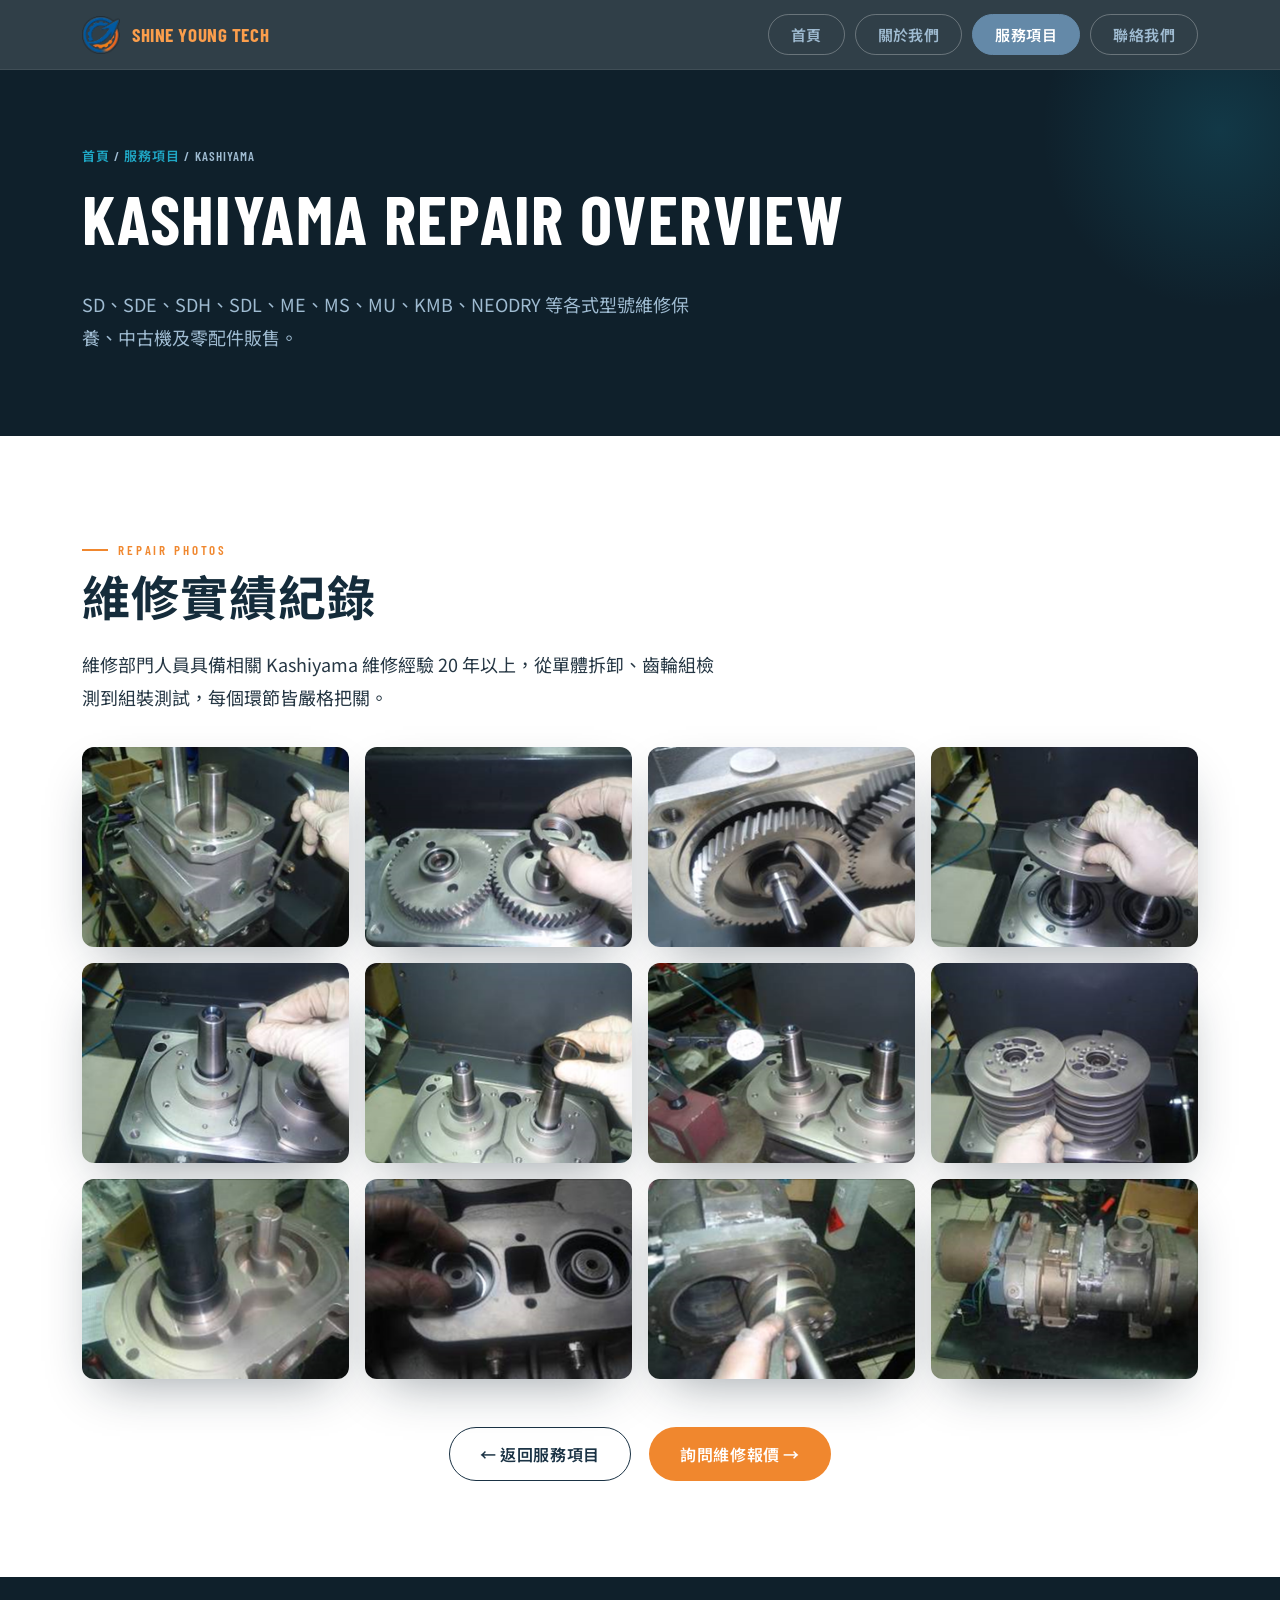
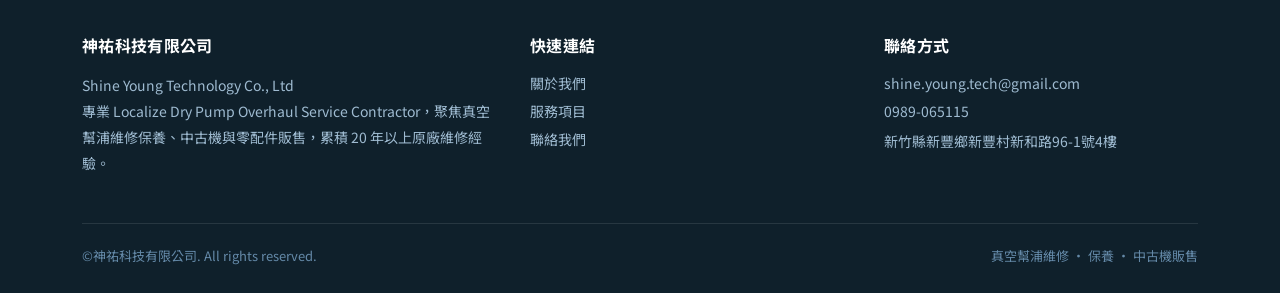
<file: kashiyama.html>
<!DOCTYPE html>
<html lang="zh-Hant">
<head>
<meta charset="UTF-8" />
<meta name="viewport" content="width=device-width, initial-scale=1.0" />
<title>KASHIYAMA 維修實績｜神祐科技有限公司 SHINE YOUNG TECH</title>
<meta name="description" content="神祐科技有限公司 SHINE YOUNG TECH — 專業真空幫浦（Kashiyama、Edwards、EBARA）維修保養、中古機與零配件販售。" />
<link rel="icon" href="images/newlogo.png" />
<link rel="stylesheet" href="styles.css" />
</head>
<body>
  <header class="nav">
    <div class="nav-inner">
      <a href="index.html" class="brand">
        <img src="images/newlogo.png" alt="神祐科技有限公司 Logo" />
        <span class="brand-text">SHINE YOUNG <span>TECH</span></span>
      </a>
      <nav class="nav-links">
        <a href="index.html" class="">首頁</a>
        <a href="about.html" class="">關於我們</a>
        <a href="service.html" class="active">服務項目</a>
        <a href="contact.html" class="">聯絡我們</a>
      </nav>
      <button class="nav-toggle" aria-label="開啟選單">
        <span></span><span></span><span></span>
      </button>
    </div>
  </header>


  <section class="page-hero">
    <div class="container">
      <div class="breadcrumb"><a href="index.html">首頁</a> / <a href="service.html">服務項目</a> / KASHIYAMA</div>
      <h1 class="display">KASHIYAMA Repair Overview</h1>
      <p class="lede">SD、SDE、SDH、SDL、ME、MS、MU、KMB、NEODRY 等各式型號維修保養、中古機及零配件販售。</p>
    </div>
  </section>

  <section class="section-pad">
    <div class="container">
      <div class="eyebrow">Repair Photos</div>
      <h2 class="display">維修實績紀錄</h2>
      <p class="lede">維修部門人員具備相關 Kashiyama 維修經驗 20 年以上，從單體拆卸、齒輪組檢測到組裝測試，每個環節皆嚴格把關。</p>
      <div class="gallery" style="margin-top:32px;">
        <img src="images/kashiyama-1.png" alt="KASHIYAMA 維修實績照片 1" />
        <img src="images/kashiyama-2.png" alt="KASHIYAMA 維修實績照片 2" />
        <img src="images/kashiyama-3.png" alt="KASHIYAMA 維修實績照片 3" />
        <img src="images/kashiyama-4.png" alt="KASHIYAMA 維修實績照片 4" />
        <img src="images/kashiyama-5.png" alt="KASHIYAMA 維修實績照片 5" />
        <img src="images/kashiyama-6.png" alt="KASHIYAMA 維修實績照片 6" />
        <img src="images/kashiyama-7.png" alt="KASHIYAMA 維修實績照片 7" />
        <img src="images/kashiyama-8.png" alt="KASHIYAMA 維修實績照片 8" />
        <img src="images/kashiyama-9.png" alt="KASHIYAMA 維修實績照片 9" />
        <img src="images/kashiyama-10.png" alt="KASHIYAMA 維修實績照片 10" />
        <img src="images/kashiyama-11.png" alt="KASHIYAMA 維修實績照片 11" />
        <img src="images/kashiyama-12.png" alt="KASHIYAMA 維修實績照片 12" />
      </div>
      <div class="center" style="margin-top:48px;">
        <a href="service.html" class="btn btn-ghost">← 返回服務項目</a>
        <a href="contact.html" class="btn btn-primary" style="margin-left:14px;">詢問維修報價 →</a>
      </div>
    </div>
  </section>

  <footer class="site-footer">
    <div class="container">
      <div class="footer-grid">
        <div>
          <h4>神祐科技有限公司</h4>
          <p>Shine Young Technology Co., Ltd<br>專業 Localize Dry Pump Overhaul Service Contractor，聚焦真空幫浦維修保養、中古機與零配件販售，累積 20 年以上原廠維修經驗。</p>
        </div>
        <div>
          <h4>快速連結</h4>
          <a href="about.html">關於我們</a>
          <a href="service.html">服務項目</a>
          <a href="contact.html">聯絡我們</a>
        </div>
        <div>
          <h4>聯絡方式</h4>
          <a href="mailto:shine.young.tech@gmail.com">shine.young.tech@gmail.com</a>
          <a href="tel:0989065115">0989-065115</a>
          <p>新竹縣新豐鄉新豐村新和路96-1號4樓</p>
        </div>
      </div>
      <div class="footer-bottom">
        <span>©神祐科技有限公司. All rights reserved.</span>
        <span>真空幫浦維修 · 保養 · 中古機販售</span>
      </div>
    </div>
  </footer>

<script src="nav.js"></script>
</body>
</html>
</file>
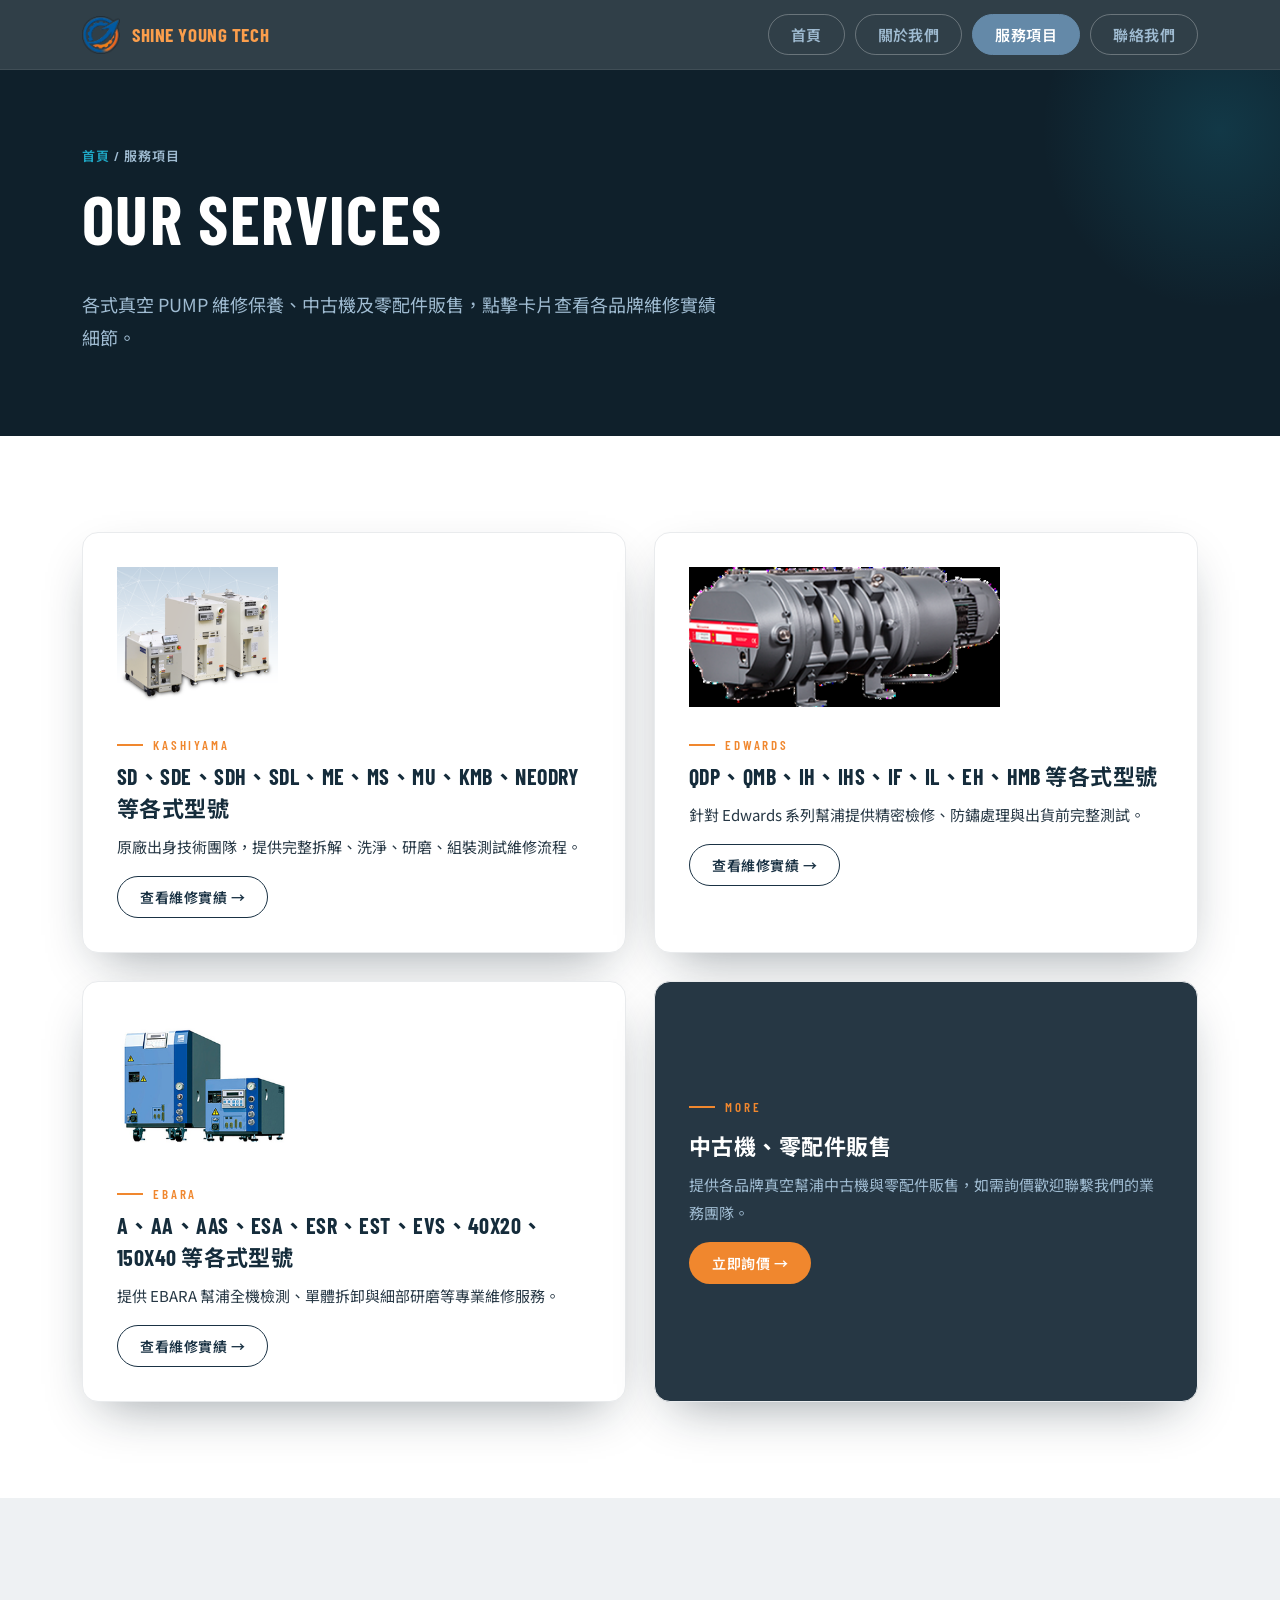
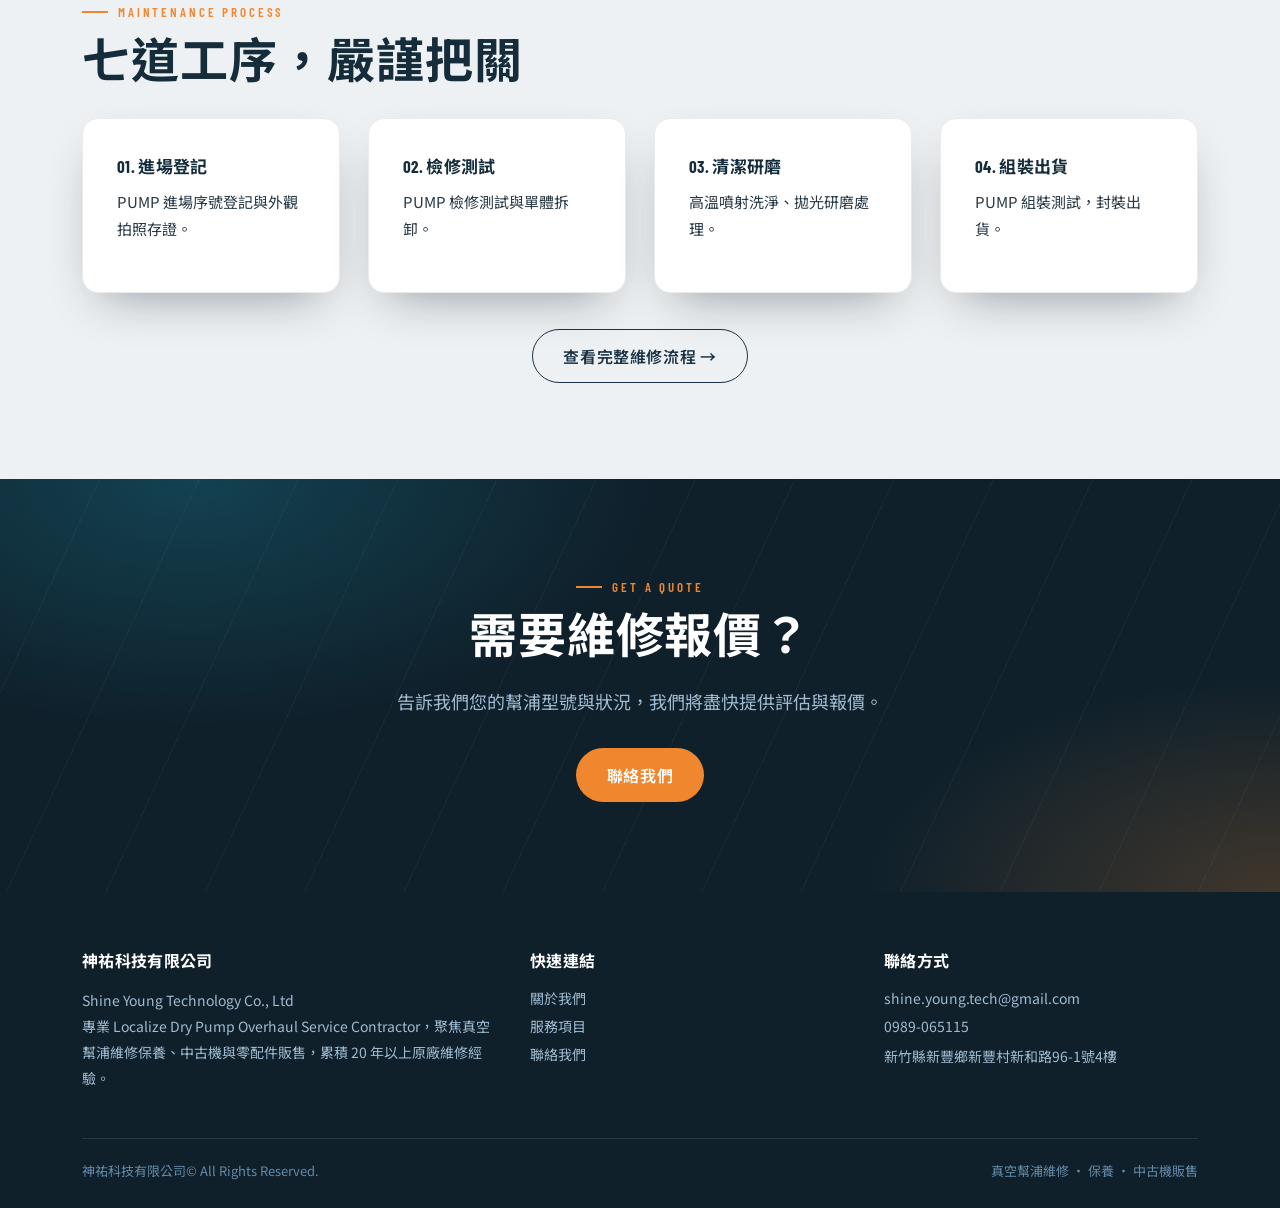
<file: service.html>
<!DOCTYPE html>
<html lang="zh-Hant">
<head>
<meta charset="UTF-8" />
<meta name="viewport" content="width=device-width, initial-scale=1.0" />
<title>服務項目｜神祐科技有限公司 SHINE YOUNG TECH</title>
<meta name="description" content="神祐科技有限公司 SHINE YOUNG TECH — 專業真空幫浦（Kashiyama、Edwards、EBARA）維修保養、中古機與零配件販售。" />
<link rel="icon" href="images/newlogo.png" />
<link rel="stylesheet" href="styles.css" />
</head>
<body>
  <header class="nav">
    <div class="nav-inner">
      <a href="index.html" class="brand">
        <img src="images/newlogo.png" alt="神祐科技有限公司 Logo" />
        <span class="brand-text">SHINE YOUNG <span>TECH</span></span>
      </a>
      <nav class="nav-links">
        <a href="index.html" class="">首頁</a>
        <a href="about.html" class="">關於我們</a>
        <a href="service.html" class="active">服務項目</a>
        <a href="contact.html" class="">聯絡我們</a>
      </nav>
      <button class="nav-toggle" aria-label="開啟選單">
        <span></span><span></span><span></span>
      </button>
    </div>
  </header>


  <section class="page-hero">
    <div class="container">
      <div class="breadcrumb"><a href="index.html">首頁</a> / 服務項目</div>
      <h1 class="display">Our Services</h1>
      <p class="lede">各式真空 PUMP 維修保養、中古機及零配件販售，點擊卡片查看各品牌維修實績細節。</p>
    </div>
  </section>

  <section class="section-pad">
    <div class="container">
      <div class="grid grid-2">
        <a href="kashiyama.html" style="text-decoration:none;">
          <div class="card" style="height:100%;">
            <img src="images/svc-kashiyama.png" alt="Kashiyama 真空幫浦" style="height:140px;object-fit:contain;margin-bottom:20px;" />
            <div class="eyebrow" style="margin-bottom:6px;">KASHIYAMA</div>
            <h3>SD、SDE、SDH、SDL、ME、MS、MU、KMB、NEODRY 等各式型號</h3>
            <p>原廠出身技術團隊，提供完整拆解、洗淨、研磨、組裝測試維修流程。</p>
            <span class="btn btn-sm btn-ghost">查看維修實績 →</span>
          </div>
        </a>
        <a href="edwards.html" style="text-decoration:none;">
          <div class="card" style="height:100%;">
            <img src="images/svc-edwards.png" alt="Edwards 真空幫浦" style="height:140px;object-fit:contain;margin-bottom:20px;" />
            <div class="eyebrow" style="margin-bottom:6px;">EDWARDS</div>
            <h3>QDP、QMB、IH、IHS、IF、IL、EH、HMB 等各式型號</h3>
            <p>針對 Edwards 系列幫浦提供精密檢修、防鏽處理與出貨前完整測試。</p>
            <span class="btn btn-sm btn-ghost">查看維修實績 →</span>
          </div>
        </a>
        <a href="ebara.html" style="text-decoration:none;">
          <div class="card" style="height:100%;">
            <img src="images/svc-ebara.png" alt="EBARA 真空幫浦" style="height:140px;object-fit:contain;margin-bottom:20px;" />
            <div class="eyebrow" style="margin-bottom:6px;">EBARA</div>
            <h3>A、AA、AAS、ESA、ESR、EST、EVS、40X20、150X40 等各式型號</h3>
            <p>提供 EBARA 幫浦全機檢測、單體拆卸與細部研磨等專業維修服務。</p>
            <span class="btn btn-sm btn-ghost">查看維修實績 →</span>
          </div>
        </a>
        <div class="card" style="height:100%;background:var(--navy-700);color:#fff;display:flex;flex-direction:column;justify-content:center;">
          <div class="eyebrow">More</div>
          <h3 style="color:#fff;">中古機、零配件販售</h3>
          <p style="color:var(--steel-300);">提供各品牌真空幫浦中古機與零配件販售，如需詢價歡迎聯繫我們的業務團隊。</p>
          <a href="contact.html" class="btn btn-sm btn-primary" style="align-self:flex-start;">立即詢價 →</a>
        </div>
      </div>
    </div>
  </section>

  <section class="section-pad mist">
    <div class="container">
      <div class="eyebrow">Maintenance Process</div>
      <h2 class="display">七道工序，嚴謹把關</h2>
      <div class="grid grid-4" style="margin-top:32px;">
        <div class="card"><h3 style="font-size:17px;">01. 進場登記</h3><p>PUMP 進場序號登記與外觀拍照存證。</p></div>
        <div class="card"><h3 style="font-size:17px;">02. 檢修測試</h3><p>PUMP 檢修測試與單體拆卸。</p></div>
        <div class="card"><h3 style="font-size:17px;">03. 清潔研磨</h3><p>高溫噴射洗淨、拋光研磨處理。</p></div>
        <div class="card"><h3 style="font-size:17px;">04. 組裝出貨</h3><p>PUMP 組裝測試，封裝出貨。</p></div>
      </div>
      <div class="center" style="margin-top:36px;">
        <a href="about.html" class="btn btn-ghost">查看完整維修流程 →</a>
      </div>
    </div>
  </section>

  <section class="cta-band">
    <div class="container">
      <div class="eyebrow" style="justify-content:center;">Get A Quote</div>
      <h2 class="display">需要維修報價？</h2>
      <p class="lede">告訴我們您的幫浦型號與狀況，我們將盡快提供評估與報價。</p>
      <div class="cta-actions">
        <a href="contact.html" class="btn btn-primary">聯絡我們</a>
      </div>
    </div>
  </section>

  <footer class="site-footer">
    <div class="container">
      <div class="footer-grid">
        <div>
          <h4>神祐科技有限公司</h4>
          <p>Shine Young Technology Co., Ltd<br>專業 Localize Dry Pump Overhaul Service Contractor，聚焦真空幫浦維修保養、中古機與零配件販售，累積 20 年以上原廠維修經驗。</p>
        </div>
        <div>
          <h4>快速連結</h4>
          <a href="about.html">關於我們</a>
          <a href="service.html">服務項目</a>
          <a href="contact.html">聯絡我們</a>
        </div>
        <div>
          <h4>聯絡方式</h4>
          <a href="mailto:shine.young.tech@gmail.com">shine.young.tech@gmail.com</a>
          <a href="tel:0989065115">0989-065115</a>
          <p>新竹縣新豐鄉新豐村新和路96-1號4樓</p>
        </div>
      </div>
      <div class="footer-bottom">
        <span>神祐科技有限公司© All Rights Reserved.</span>
        <span>真空幫浦維修 · 保養 · 中古機販售</span>
      </div>
    </div>
  </footer>

<script src="nav.js"></script>
</body>
</html>
</file>
<file: styles.css>
/* ===========================================================  
   SHINE YOUNG TECH — site stylesheet
   Palette derived from the company deck:
   navy 950 #10222E / navy 800 #1A3244 / panel 700 #263744
   slate 600 #3C586D / steel 500 #6489A8 / teal accent #1FA6C4
   orange accent #F0872E / mist grey #E9EBED
   =========================================================== */

@import url('https://fonts.googleapis.com/css2?family=Barlow+Condensed:wght@500;600;700;800&family=Noto+Sans+TC:wght@400;500;700;900&display=swap');

:root{
  --navy-950:#0F202B;
  --navy-900:#152C3B;
  --navy-800:#1A3244;
  --navy-700:#263744;
  --slate-600:#3C586D;
  --steel-500:#6489A8;
  --steel-300:#9FBBD1;
  --teal-400:#1FA6C4;
  --orange-500:#F0872E;
  --orange-400:#F5A15C;
  --mist-100:#EEF1F3;
  --mist-200:#E9EBED;
  --ink:#16283A;
  --white:#FFFFFF;
  --shadow: 0 20px 50px -20px rgba(15,32,43,.45);
  --radius-lg: 28px;
  --radius-md: 16px;
  --font-display:'Barlow Condensed', 'Noto Sans TC', sans-serif;
  --font-body:'Noto Sans TC', 'Barlow Condensed', sans-serif;
}

*{box-sizing:border-box;}
html{scroll-behavior:smooth;}
body{
  margin:0;
  font-family:var(--font-body);
  color:var(--ink);
  background:var(--white);
  -webkit-font-smoothing:antialiased;
}
img{max-width:100%;display:block;}
a{color:inherit;text-decoration:none;}
ul{margin:0;padding:0;list-style:none;}
h1,h2,h3,h4{
  font-family:var(--font-display);
  font-weight:700;
  letter-spacing:.02em;
  margin:0 0 .5em;
  color:var(--navy-900);
}
p{line-height:1.85;margin:0 0 1em;color:var(--navy-700);}
.container{
  max-width:1180px;
  margin:0 auto;
  padding:0 32px;
}
section{position:relative;}

/* ---------- utility ---------- */
.section-pad{padding:96px 0;}
.section-pad-sm{padding:64px 0;}
.dark{background:var(--navy-950);color:var(--white);}
.dark p{color:var(--steel-300);}
.dark h1,.dark h2,.dark h3,.dark h4{color:var(--white);}
.panel{background:var(--navy-700);color:var(--white);}
.panel p{color:var(--steel-300);}
.panel h1,.panel h2,.panel h3{color:var(--white);}
.mist{background:var(--mist-100);}
.center{text-align:center;}
.eyebrow{
  display:inline-flex;
  align-items:center;
  gap:10px;
  font-family:var(--font-display);
  font-weight:600;
  letter-spacing:.22em;
  text-transform:uppercase;
  font-size:13px;
  color:var(--orange-500);
  margin-bottom:14px;
}
.eyebrow::before{
  content:"";
  width:26px;height:2px;
  background:var(--orange-500);
  display:inline-block;
}
h1.display{
  font-size:clamp(40px,6vw,68px);
  line-height:1.04;
  text-transform:uppercase;
}
h2.display{
  font-size:clamp(32px,4.4vw,48px);
  line-height:1.08;
  text-transform:uppercase;
}
.lede{font-size:18px;color:var(--steel-300);max-width:640px;}
.mist .lede,.section-pad p.lede{color:var(--navy-700);}

/* ---------- buttons ---------- */
.btn{
  display:inline-flex;
  align-items:center;
  gap:8px;
  padding:14px 30px;
  border-radius:999px;
  font-family:var(--font-display);
  font-weight:600;
  letter-spacing:.04em;
  font-size:16px;
  border:1px solid transparent;
  cursor:pointer;
  transition:transform .2s ease, background .2s ease, color .2s ease, border-color .2s ease;
}
.btn:hover{transform:translateY(-2px);}
.btn-primary{background:var(--orange-500);color:var(--white);}
.btn-primary:hover{background:var(--orange-400);}
.btn-outline{border-color:rgba(255,255,255,.5);color:var(--white);}
.btn-outline:hover{border-color:var(--white);background:rgba(255,255,255,.08);}
.btn-ghost{border-color:var(--navy-800);color:var(--navy-800);}
.btn-ghost:hover{background:var(--navy-800);color:var(--white);}
.btn-sm{padding:10px 22px;font-size:14px;}

/* ---------- nav ---------- */
.nav{
  position:sticky;top:0;z-index:100;
  background:rgba(15,32,43,.86);
  backdrop-filter:blur(10px);
  border-bottom:1px solid rgba(255,255,255,.08);
}
.nav-inner{
  max-width:1180px;margin:0 auto;padding:14px 32px;
  display:flex;align-items:center;justify-content:space-between;
}
.brand{display:flex;align-items:center;gap:12px;}
.brand img{width:38px;height:38px;}
.brand-text{
  font-family:var(--font-display);
  font-weight:700;
  font-size:19px;
 color:#fb9e4c;
  letter-spacing:.03em;
}
.brand-text span{color:var＃F0872E;}
.nav-links{display:flex;align-items:center;gap:10px;}
.nav-links a{
  padding:9px 22px;
  border-radius:999px;
  border:1px solid rgba(255,255,255,.28);
  color:var(--steel-300);
  font-family:var(--font-display);
  font-weight:600;
  font-size:15px;
  letter-spacing:.03em;
  transition:.2s ease;
}
.nav-links a:hover{border-color:var(--white);color:var(--white);}
.nav-links a.active{background:var(--steel-500);border-color:var(--steel-500);color:var(--white);}
.nav-toggle{display:none;background:none;border:0;cursor:pointer;padding:6px;}
.nav-toggle span{display:block;width:24px;height:2px;background:var(--white);margin:5px 0;}

@media (max-width:860px){
  .nav-toggle{display:block;}
  .nav-links{
    position:absolute;top:100%;left:0;right:0;
    background:var(--navy-900);
    flex-direction:column;align-items:stretch;
    padding:14px 24px 22px;
    display:none;
    border-bottom:1px solid rgba(255,255,255,.08);
  }
  .nav-links.open{display:flex;}
  .nav-links a{text-align:center;}
}

/* ---------- footer ---------- */
.site-footer{
  background:var(--navy-950);
  color:var(--steel-300);
  padding:56px 0 28px;
}
.footer-grid{
  display:grid;
  grid-template-columns:1.3fr 1fr 1fr;
  gap:40px;
  padding-bottom:32px;
  border-bottom:1px solid rgba(255,255,255,.1);
}
.footer-grid h4{color:var(--white);font-size:16px;margin-bottom:16px;}
.footer-grid p, .footer-grid a{color:var(--steel-300);font-size:14px;}
.footer-grid a{display:block;margin-bottom:8px;transition:.2s;}
.footer-grid a:hover{color:var(--white);}
.footer-bottom{
  display:flex;justify-content:space-between;flex-wrap:wrap;gap:8px;
  padding-top:22px;font-size:13px;color:var(--steel-500,#6489A8);
}
@media (max-width:720px){.footer-grid{grid-template-columns:1fr;}}

/* ---------- hero ---------- */
.hero{
  position:relative;
  min-height:88vh;
  display:flex;
  align-items:center;
  background:var(--navy-950);
  overflow:hidden;
}
.hero::before{
  content:"";
  position:absolute;inset:0;
  background:
    radial-gradient(60% 90% at 88% 20%, rgba(31,166,196,.28) 0%, transparent 60%),
    radial-gradient(50% 60% at 100% 100%, rgba(240,135,46,.20) 0%, transparent 65%);
  pointer-events:none;
}
.hero::after{
  content:"";
  position:absolute;inset:0;
  background:
    repeating-linear-gradient(115deg, rgba(255,255,255,.045) 0 1px, transparent 1px 90px),
    repeating-linear-gradient(25deg, rgba(255,255,255,.03) 0 1px, transparent 1px 90px);
  mask-image:linear-gradient(90deg, rgba(0,0,0,0) 0%, rgba(0,0,0,.85) 60%, rgba(0,0,0,1) 100%);
  -webkit-mask-image:linear-gradient(90deg, rgba(0,0,0,0) 0%, rgba(0,0,0,.85) 60%, rgba(0,0,0,1) 100%);
  pointer-events:none;
}
.hero-gear{
  position:absolute;right:-80px;top:50%;transform:translateY(-50%);
  width:560px;height:560px;opacity:.10;
  pointer-events:none;
}
.hero-inner{position:relative;z-index:2;}
.hero-badge{
  display:inline-flex;align-items:center;gap:10px;
  padding:8px 18px;border-radius:999px;
  background:rgba(255,255,255,.08);
  border:1px solid rgba(255,255,255,.18);
  font-size:13px;letter-spacing:.14em;text-transform:uppercase;
  font-family:var(--font-display);font-weight:600;
  color:var(--steel-300);margin-bottom:26px;
}
.hero-badge b{color:var(--orange-500);}
.hero h1{
  color:var(--white);
  font-size:clamp(38px,6.4vw,72px);
  line-height:1.05;
  text-transform:uppercase;
  max-width:900px;
}
.hero h1 em{
  font-style:normal;
  background:linear-gradient(90deg,var(--teal-400),var(--orange-500));
  -webkit-background-clip:text;background-clip:text;color:transparent;
}
.hero .lede{color:var(--steel-300);margin:22px 0 34px;font-size:19px;}
.hero-actions{display:flex;gap:16px;flex-wrap:wrap;}
.hero-meta{
  margin-top:64px;
  display:flex;gap:36px;flex-wrap:wrap;
  padding-top:28px;border-top:1px solid rgba(255,255,255,.14);
}
.hero-meta div{display:flex;flex-direction:column;gap:4px;}
.hero-meta b{font-family:var(--font-display);font-size:30px;color:var(--white);}
.hero-meta span{font-size:13px;color:var(--steel-300);letter-spacing:.03em;}

/* ---------- page hero (inner pages) ---------- */
.page-hero{
  background:var(--navy-950);
  padding:76px 0 64px;
  position:relative;
  overflow:hidden;
}
.page-hero::after{
  content:"";position:absolute;right:-120px;top:-120px;
  width:360px;height:360px;border-radius:50%;
  background:radial-gradient(circle,rgba(31,166,196,.18),transparent 70%);
}
.page-hero h1{color:var(--white);}
.breadcrumb{
  font-size:13px;letter-spacing:.08em;text-transform:uppercase;
  color:var(--steel-300);margin-bottom:18px;font-family:var(--font-display);font-weight:600;
}
.breadcrumb a{color:var(--teal-400);}
.breadcrumb a:hover{text-decoration:underline;}

/* ---------- cards / grids ---------- */
.grid{display:grid;gap:28px;}
.grid-2{grid-template-columns:1fr 1fr;}
.grid-3{grid-template-columns:repeat(3,1fr);}
.grid-4{grid-template-columns:repeat(4,1fr);}
@media (max-width:900px){
  .grid-2,.grid-3,.grid-4{grid-template-columns:1fr 1fr;}
}
@media (max-width:620px){
  .grid-2,.grid-3,.grid-4{grid-template-columns:1fr;}
}

.card{
  background:var(--white);
  border-radius:var(--radius-md);
  padding:34px;
  box-shadow:var(--shadow);
  border:1px solid var(--mist-200);
}
.card h3{font-size:22px;margin-bottom:10px;}
.card p{font-size:15px;}

.split{
  display:grid;
  grid-template-columns:1fr 1fr;
  gap:64px;
  align-items:center;
}
@media (max-width:900px){.split{grid-template-columns:1fr;gap:36px;}}
.split img{border-radius:var(--radius-lg);box-shadow:var(--shadow);}

/* photo frame accent (echoes deck's offset-block motif) */
.photo-frame{position:relative;}
.photo-frame::before{
  content:"";
  position:absolute;
  width:70%;height:70%;
  background:var(--steel-500);
  border-radius:var(--radius-lg);
  z-index:0;
}
.photo-frame.right::before{right:-18px;bottom:-18px;}
.photo-frame.left::before{left:-18px;bottom:-18px;}
.photo-frame img{position:relative;z-index:1;}

/* service cards */
.svc-card{
  background:var(--navy-700);
  border-radius:var(--radius-md);
  padding:28px;
  color:var(--white);
  display:flex;
  gap:22px;
  align-items:center;
  transition:transform .25s ease, background .25s ease;
}
.svc-card:hover{transform:translateY(-4px);background:var(--slate-600);}
.svc-card img{
  width:120px;height:90px;object-fit:contain;
  background:var(--white);
  border-radius:10px;
  padding:8px;flex:none;
}
.svc-card .svc-body{flex:1;}
.svc-card .svc-brand{
  font-family:var(--font-display);font-weight:700;font-size:15px;
  color:var(--orange-400);letter-spacing:.06em;margin-bottom:4px;
}
.svc-card h3{color:var(--white);font-size:20px;margin-bottom:8px;}
.svc-card p{color:var(--steel-300);font-size:14px;margin-bottom:14px;}
.svc-card a{
  font-family:var(--font-display);font-weight:600;font-size:14px;
  color:var(--teal-400);display:inline-flex;align-items:center;gap:6px;
}
.svc-card a:hover{text-decoration:underline;}

/* process steps */
.steps{display:flex;flex-direction:column;gap:0;}
.step{
  display:flex;gap:20px;align-items:flex-start;
  padding:18px 0;
  border-bottom:1px solid rgba(255,255,255,.08);
}
.step:last-child{border-bottom:0;}
.step .num{
  width:38px;height:38px;border-radius:50%;
  border:1px solid var(--teal-400);color:var(--teal-400);
  display:flex;align-items:center;justify-content:center;
  font-family:var(--font-display);font-weight:700;flex:none;
}
.step h4{color:var(--white);font-size:17px;margin:0;}

/* logo wall */
.brand-wall{
  display:flex;flex-wrap:wrap;gap:14px;
}
.brand-chip{
  padding:10px 20px;border-radius:999px;
  background:var(--mist-200);
  font-family:var(--font-display);font-weight:600;
  font-size:14px;color:var(--navy-800);
  letter-spacing:.02em;
}

/* gallery */
.gallery{display:grid;grid-template-columns:repeat(4,1fr);gap:16px;}
.gallery img{border-radius:12px;aspect-ratio:4/3;object-fit:cover;box-shadow:var(--shadow);}
@media (max-width:900px){.gallery{grid-template-columns:repeat(2,1fr);}}

/* CTA band */
.cta-band{
  position:relative;
  padding:90px 0;
  background:var(--navy-950);
  overflow:hidden;
  text-align:center;
}
.cta-band::before{
  content:"";position:absolute;inset:0;
  background:
    radial-gradient(60% 100% at 15% 0%, rgba(31,166,196,.25) 0%, transparent 60%),
    radial-gradient(50% 80% at 100% 100%, rgba(240,135,46,.22) 0%, transparent 65%),
    repeating-linear-gradient(115deg, rgba(255,255,255,.04) 0 1px, transparent 1px 90px);
}
.cta-band .container{position:relative;z-index:2;}
.cta-band h2{color:var(--white);}
.cta-band .lede{margin:0 auto 30px;color:var(--steel-300);}
.cta-actions{display:flex;justify-content:center;gap:16px;flex-wrap:wrap;}

/* contact page */
.contact-grid{
  display:grid;
  grid-template-columns:.9fr 1.1fr;
  gap:48px;
}
@media (max-width:900px){.contact-grid{grid-template-columns:1fr;}}
.info-card{
  background:var(--navy-700);
  color:var(--white);
  border-radius:var(--radius-lg);
  padding:36px;
}
.info-card h3{color:var(--white);}
.info-row{
  display:flex;gap:16px;align-items:flex-start;
  padding:16px 0;border-top:1px solid rgba(255,255,255,.1);
}
.info-row:first-of-type{border-top:0;}
.info-row .ic{
  width:42px;height:42px;border-radius:50%;
  background:var(--orange-500);color:var(--white);
  display:flex;align-items:center;justify-content:center;flex:none;
  font-size:18px;
}
.info-row b{display:block;color:var(--white);font-family:var(--font-display);font-size:15px;letter-spacing:.02em;}
.info-row span{color:var(--steel-300);font-size:15px;}

.form{
  background:var(--white);
  border:1px solid var(--mist-200);
  border-radius:var(--radius-lg);
  padding:40px;
  box-shadow:var(--shadow);
}
.form-row{display:grid;grid-template-columns:1fr 1fr;gap:18px;margin-bottom:18px;}
@media (max-width:560px){.form-row{grid-template-columns:1fr;}}
.field{display:flex;flex-direction:column;gap:8px;}
.field label{font-size:13px;font-weight:700;color:var(--navy-800);letter-spacing:.03em;}
.field input,.field textarea,.field select{
  border:1px solid var(--mist-200);
  background:var(--mist-100);
  border-radius:10px;
  padding:13px 16px;
  font-family:var(--font-body);
  font-size:15px;
  color:var(--ink);
}
.field textarea{resize:vertical;min-height:120px;}
.field input:focus,.field textarea:focus,.field select:focus{
  outline:2px solid var(--teal-400);outline-offset:1px;background:var(--white);
}

.step-plain{
  padding:14px 0;
  border-bottom:1px solid var(--mist-200);
  font-size:17px;
  color:var(--navy-800);
}
.step-plain:last-child{border-bottom:0;}
.step-plain b{color:var(--orange-500);font-family:var(--font-display);}

/* misc */
.tag-check{
  display:flex;align-items:center;gap:12px;margin-bottom:14px;
}
.tag-check .dot{
  width:26px;height:26px;border-radius:50%;
  background:var(--teal-400);color:var(--navy-950);
  display:flex;align-items:center;justify-content:center;
  font-size:13px;font-weight:800;flex:none;
}

/* focus visibility */
a:focus-visible,button:focus-visible,input:focus-visible,textarea:focus-visible{
  outline:2px solid var(--teal-400);outline-offset:2px;
}

@media (prefers-reduced-motion: reduce){
  *{animation:none !important;transition:none !important;}
}
</file>
